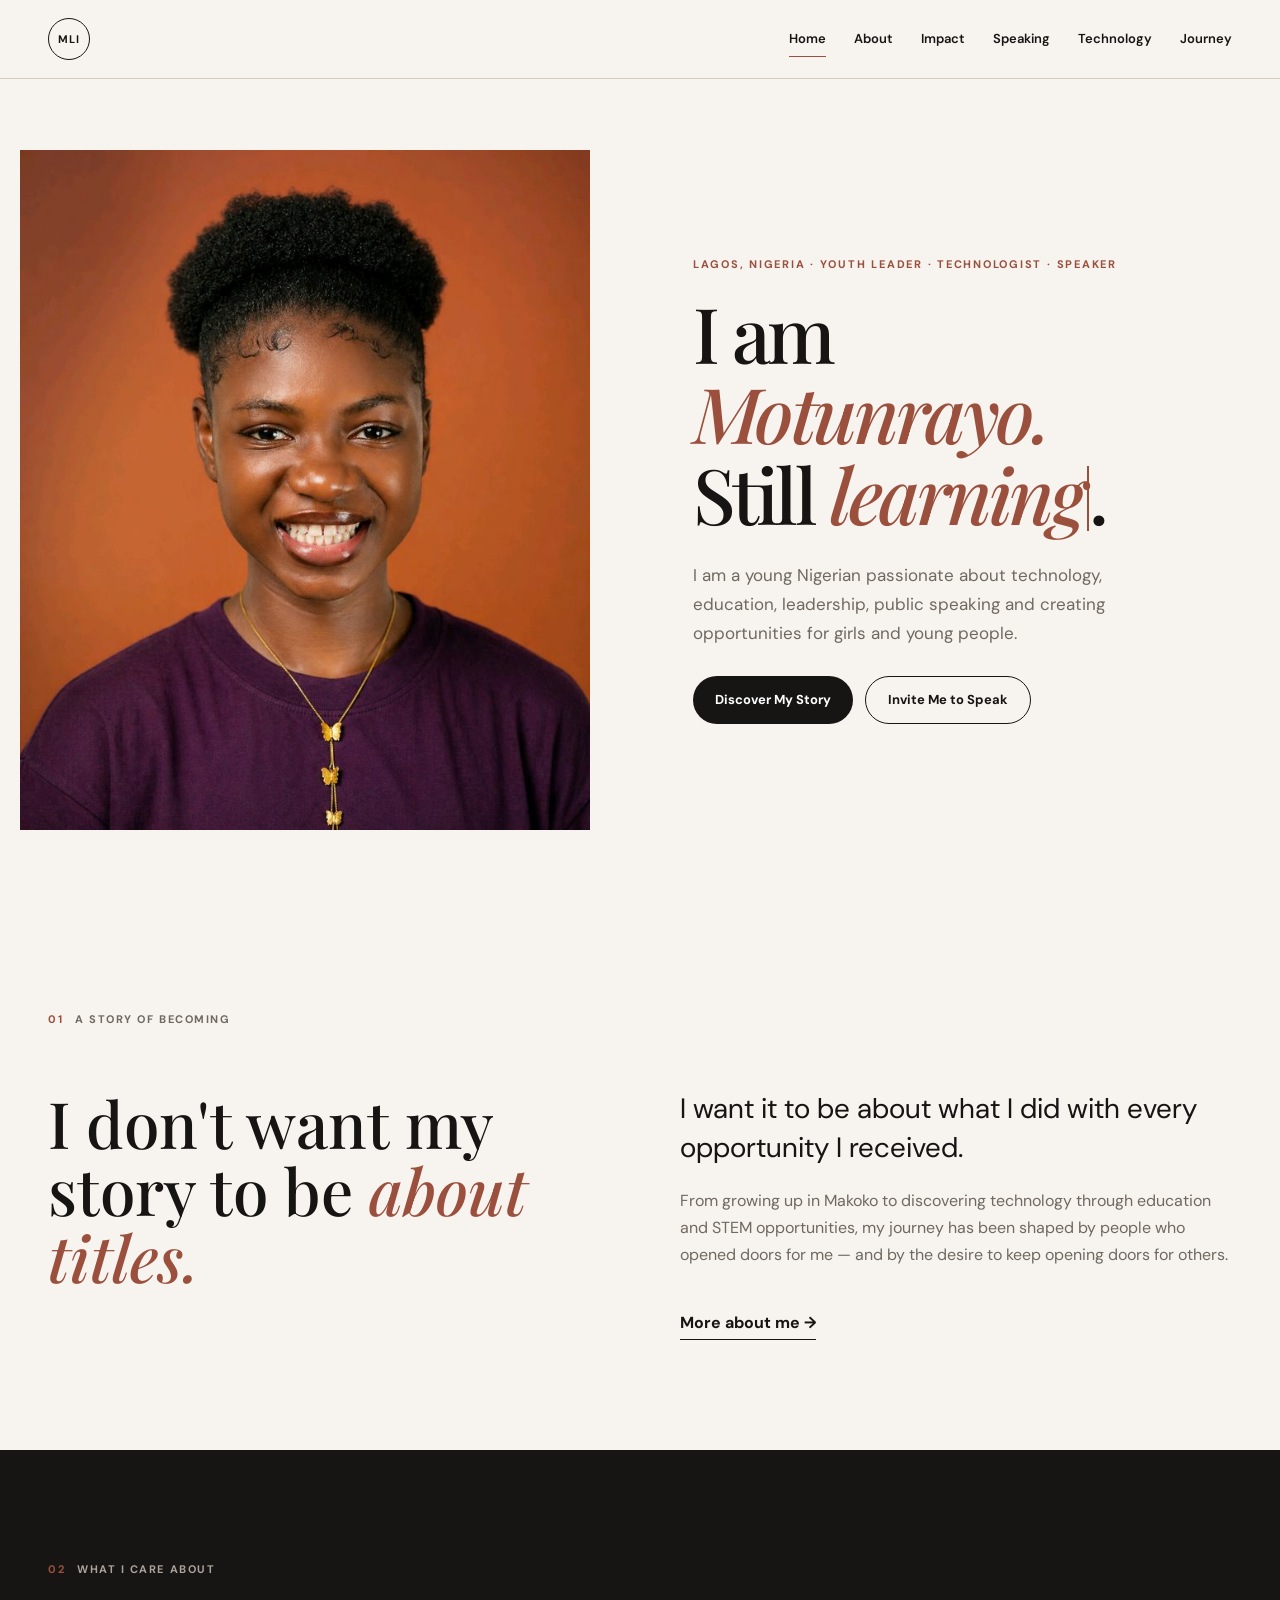
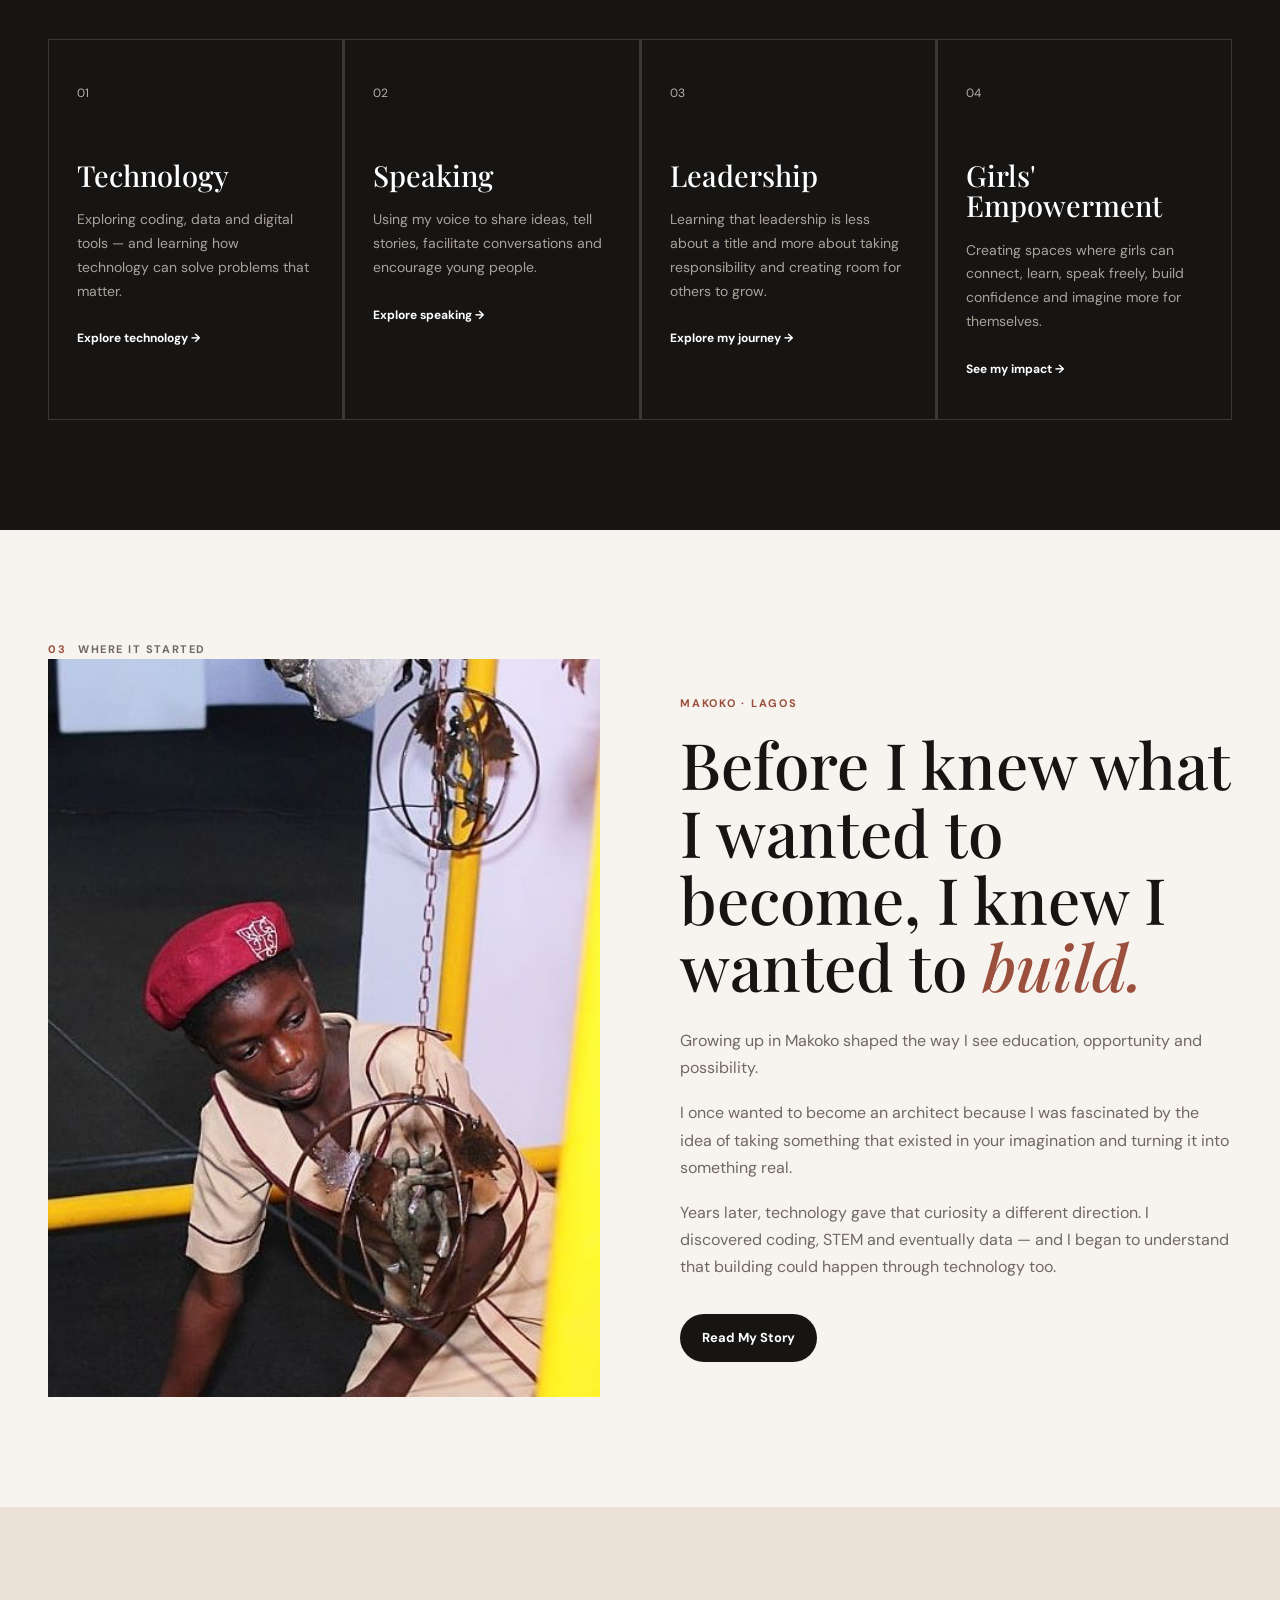
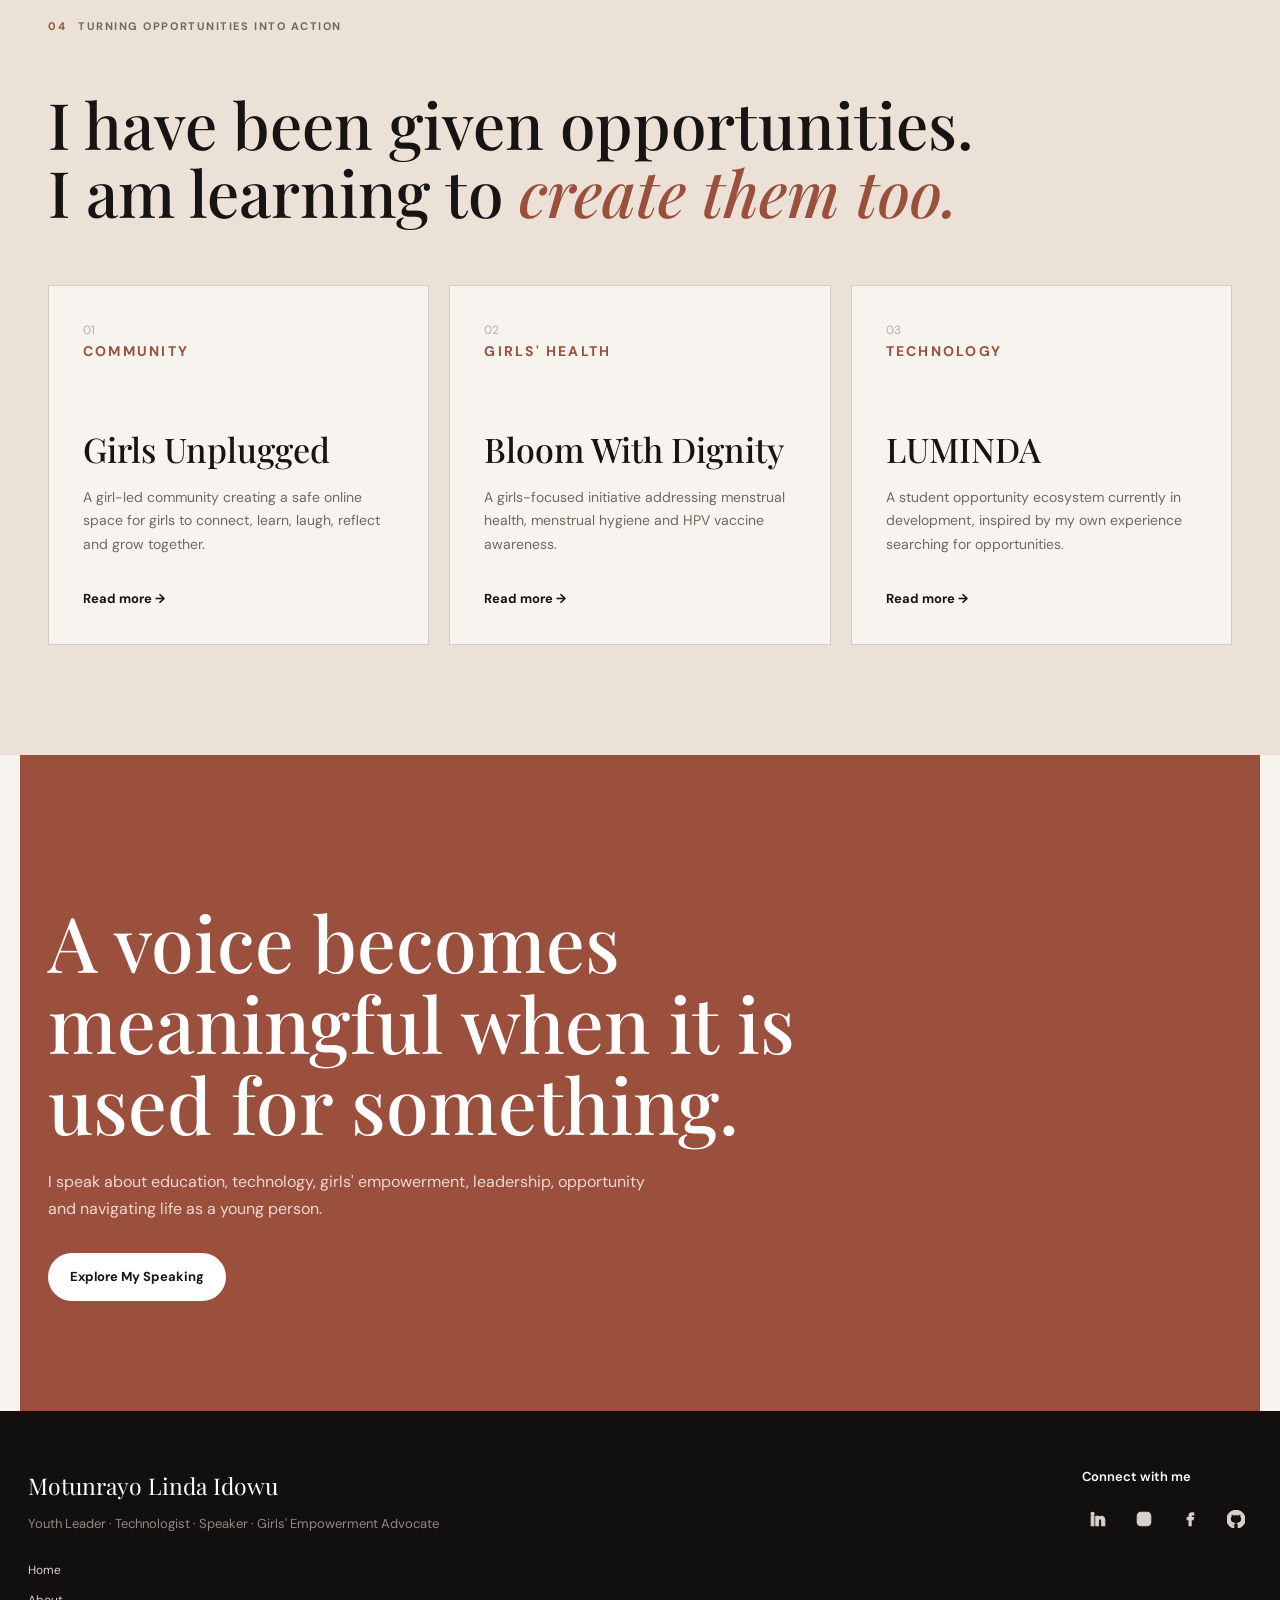
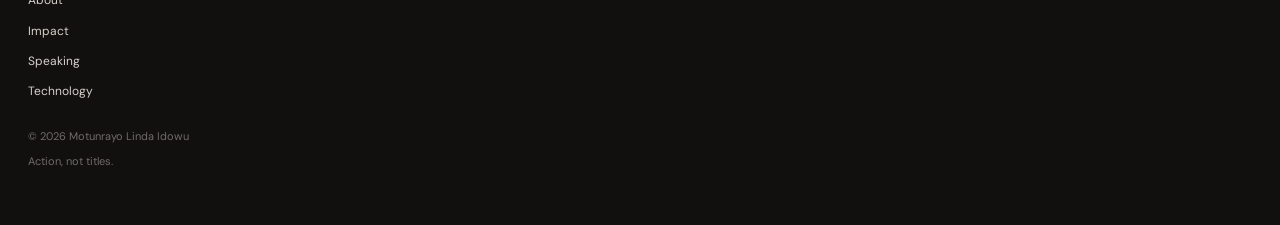
<file: index.html>
<!DOCTYPE html>
<html lang="en">
<head>
  <meta charset="UTF-8">
  <meta name="viewport" content="width=device-width, initial-scale=1.0">

  <title>Motunrayo Linda Idowu | Youth Leader, Technologist, Speaker & Girls' Empowerment Advocate</title>

  <meta name="description" content="Motunrayo Linda Idowu is a Nigerian youth leader, emerging technologist, speaker and girls' empowerment advocate from Lagos, Nigeria, working at the intersection of technology, data, education, leadership and social impact.">

  <meta name="author" content="Motunrayo Linda Idowu">
<meta name="keywords" content="Motunrayo Linda Idowu, Motunrayo Idowu, youth leader Nigeria, technologist Nigeria, speaker Nigeria, girls empowerment advocate, technology and data, Lagos Nigeria, public speaker, youth leadership">

<link rel="canonical" href="https://tunrayo-dev.github.io/linda-dev/">

<meta property="og:type" content="website">
<meta property="og:title" content="Motunrayo Linda Idowu | Youth Leader, Technologist, Speaker & Girls' Empowerment Advocate">
<meta property="og:description" content="Motunrayo Linda Idowu is a Nigerian youth leader, emerging technologist, speaker and girls' empowerment advocate from Lagos, Nigeria.">
<meta property="og:url" content="https://tunrayo-dev.github.io/linda-dev/">
<meta property="og:site_name" content="Motunrayo Linda Idowu">

<meta name="twitter:card" content="summary">
<meta name="twitter:title" content="Motunrayo Linda Idowu | Youth Leader, Technologist & Speaker">
<meta name="twitter:description" content="Nigerian youth leader, emerging technologist, speaker and girls' empowerment advocate working across technology, data, education, leadership and social impact.">

<link rel="preconnect" href="https://fonts.googleapis.com">
<link rel="preconnect" href="https://fonts.gstatic.com" crossorigin>

<link rel="preload"
      href="https://fonts.googleapis.com/css2?family=DM+Sans:wght@400;500;600;700&family=Playfair+Display:ital,wght@0,500;0,600;1,500;1,600&display=swap"
      as="style"
      onload="this.onload=null;this.rel='stylesheet'">

<noscript>
  <link rel="stylesheet"
        href="https://fonts.googleapis.com/css2?family=DM+Sans:wght@400;500;600;700&family=Playfair+Display:ital,wght@0,500;0,600;1,500;1,600&display=swap">
</noscript>

  <link rel="stylesheet" href="style.css">

  <script type="application/ld+json">
{
  "@context": "https://schema.org",
  "@type": "Person",
  "name": "Motunrayo Linda Idowu",
  "alternateName": "Motunrayo Idowu",
  "url": "https://tunrayo-dev.github.io/linda-dev/",
  "jobTitle": [
    "Youth Leader",
    "Technologist",
    "Speaker",
    "Girls' Empowerment Advocate"
  ],
  "description": "Motunrayo Linda Idowu is a Nigerian youth leader, emerging technologist, speaker and girls' empowerment advocate from Lagos, Nigeria, interested in technology, data, education, leadership and social impact.",
  "address": {
    "@type": "PostalAddress",
    "addressLocality": "Lagos",
    "addressCountry": "NG"
  },
  "nationality": {
    "@type": "Country",
    "name": "Nigeria"
  },
"sameAs": [
  "https://ng.linkedin.com/in/motunrayo-idowu-373330258",
  "https://www.instagram.com/tunraayo_idowu/",
  "https://www.facebook.com/tunraayolinda/",
  "https://github.com/tunrayo-dev"
]
}
</script>

</head>

<body>

<header class="site-header">
  <div class="nav-container">

    <a href="index.html" class="logo">
      <span>MLI</span>
    </a>

    <button class="menu-toggle" aria-label="Open navigation">
      <span></span>
      <span></span>
      <span></span>
    </button>

    <nav class="main-nav">
      <a href="index.html" class="active">Home</a>
      <a href="about.html">About</a>
      <a href="impact.html">Impact</a>
      <a href="speaking.html">Speaking</a>
      <a href="technology.html">Technology</a>
      <a href="journey.html">Journey</a>
    </nav>

  </div>
</header>


<main>

  <!-- HERO -->

  <section class="hero">
    <div class="hero-image">
      <img src="Screenshot_20260922-131646.jpg"
           alt="Motunrayo Linda Idowu"
           >
    </div>

    <div class="hero-content">

      <p class="eyebrow">LAGOS, NIGERIA · YOUTH LEADER · TECHNOLOGIST · SPEAKER</p>

      <h1>
  I am <em>Motunrayo.</em>
  <br>
  Still <span class="handwritten-word" aria-live="polite">learning</span>.
</h1>

      <p class="hero-text">
        I am a young Nigerian passionate about technology, education,
        leadership, public speaking and creating opportunities for girls
        and young people.
      </p>

      <div class="hero-buttons">
        <a href="journey.html" class="button button-dark">
          Discover My Story
        </a>

        <a href="speaking.html" class="button button-outline">
          Invite Me to Speak
        </a>
      </div>

    </div>
  </section>


  <!-- INTRO -->

  <section class="section intro-section">

    <div class="section-label">
      <span>01</span>
      A STORY OF BECOMING
    </div>

    <div class="intro-grid">

      <div>
        <h2>
          I don't want my story to be
          <em>about titles.</em>
        </h2>
      </div>

      <div>
        <p class="large-text">
          I want it to be about what I did with every opportunity I received.
        </p>

        <p>
          From growing up in Makoko to discovering technology through
          education and STEM opportunities, my journey has been shaped by
          people who opened doors for me — and by the desire to keep opening
          doors for others.
        </p>

        <a href="about.html" class="text-link">
          More about me →
        </a>
      </div>

    </div>
  </section>


  <!-- FOUR PILLARS -->

  <section class="section section-dark">

    <div class="section-label light">
      <span>02</span>
      WHAT I CARE ABOUT
    </div>

    <div class="pillar-grid">

      <article class="pillar-card">
        <span>01</span>
        <h3>Technology</h3>
        <p>
          Exploring coding, data and digital tools — and learning how
          technology can solve problems that matter.
        </p>
        <a href="technology.html">Explore technology →</a>
      </article>

      <article class="pillar-card">
        <span>02</span>
        <h3>Speaking</h3>
        <p>
          Using my voice to share ideas, tell stories, facilitate
          conversations and encourage young people.
        </p>
        <a href="speaking.html">Explore speaking →</a>
      </article>

      <article class="pillar-card">
        <span>03</span>
        <h3>Leadership</h3>
        <p>
          Learning that leadership is less about a title and more about
          taking responsibility and creating room for others to grow.
        </p>
        <a href="journey.html">Explore my journey →</a>
      </article>

      <article class="pillar-card">
        <span>04</span>
        <h3>Girls' Empowerment</h3>
        <p>
          Creating spaces where girls can connect, learn, speak freely,
          build confidence and imagine more for themselves.
        </p>
        <a href="impact.html">See my impact →</a>
      </article>

    </div>
  </section>


  <!-- FEATURED STORY -->

  <section class="section">

    <div class="section-label">
      <span>03</span>
      WHERE IT STARTED
    </div>

    <div class="split-story">

      <div class="story-image">
        <img src="slum2school-651972040_18212441092316720_7274021561106946871_n~2.jpg"
             alt="Motunrayo growing up in Makoko"
             onerror="this.style.display='none'">
      </div>

      <div class="story-content">

        <p class="eyebrow">MAKOKO · LAGOS</p>

        <h2>
          Before I knew what I wanted to become,
          I knew I wanted to <em>build.</em>
        </h2>

        <p>
          Growing up in Makoko shaped the way I see education, opportunity
          and possibility.
        </p>

        <p>
          I once wanted to become an architect because I was fascinated
          by the idea of taking something that existed in your imagination
          and turning it into something real.
        </p>

        <p>
          Years later, technology gave that curiosity a different direction.
          I discovered coding, STEM and eventually data — and I began to
          understand that building could happen through technology too.
        </p>

        <a href="journey.html" class="button button-dark">
          Read My Story
        </a>

      </div>

    </div>
  </section>


  <!-- FEATURED IMPACT -->

  <section class="section section-cream">

    <div class="section-label">
      <span>04</span>
      TURNING OPPORTUNITIES INTO ACTION
    </div>

    <div class="section-heading">
      <h2>
        I have been given opportunities.
        <br>
        I am learning to <em>create them too.</em>
      </h2>
    </div>

    <div class="project-grid">

      <article class="project-card">
        <div class="project-number">01</div>
        <p class="eyebrow">COMMUNITY</p>
        <h3>Girls Unplugged</h3>
        <p>
          A girl-led community creating a safe online space for girls
          to connect, learn, laugh, reflect and grow together.
        </p>
        <a href="impact.html">Read more →</a>
      </article>

      <article class="project-card">
        <div class="project-number">02</div>
        <p class="eyebrow">GIRLS' HEALTH</p>
        <h3>Bloom With Dignity</h3>
        <p>
          A girls-focused initiative addressing menstrual health,
          menstrual hygiene and HPV vaccine awareness.
        </p>
        <a href="impact.html">Read more →</a>
      </article>

      <article class="project-card">
        <div class="project-number">03</div>
        <p class="eyebrow">TECHNOLOGY</p>
        <h3>LUMINDA</h3>
        <p>
          A student opportunity ecosystem currently in development,
          inspired by my own experience searching for opportunities.
        </p>
        <a href="impact.html">Read more →</a>
      </article>

    </div>
  </section>


  <!-- SPEAKING CTA -->

  <section class="section speaking-cta">

    <div>
      <p class="eyebrow">LET'S HAVE A CONVERSATION</p>

      <h2>
        A voice becomes meaningful
        when it is used for something.
      </h2>

      <p>
        I speak about education, technology, girls' empowerment,
        leadership, opportunity and navigating life as a young person.
      </p>

      <a href="speaking.html" class="button button-light">
        Explore My Speaking
      </a>
    </div>

  </section>

</main>


<footer class="site-footer">

  <div class="footer-main">

    <div class="footer-info">

      <p class="footer-name">Motunrayo Linda Idowu</p>

      <p class="footer-role">
        Youth Leader · Technologist · Speaker ·
        Girls' Empowerment Advocate
      </p>

      <nav class="footer-page-links" aria-label="Footer navigation">
        <a href="index.html">Home</a>
        <a href="about.html">About</a>
        <a href="impact.html">Impact</a>
        <a href="speaking.html">Speaking</a>
        <a href="technology.html">Technology</a>
      </nav>

      <p class="footer-copy">© 2026 Motunrayo Linda Idowu</p>

      <p class="footer-motto">Action, not titles.</p>

    </div>


    <div class="footer-connect">

      <p class="footer-connect-title">Connect with me</p>

      <div class="footer-socials">

        <a href="https://ng.linkedin.com/in/motunrayo-idowu-373330258"
           target="_blank"
           rel="noopener"
           aria-label="LinkedIn">

          <svg viewBox="0 0 24 24" aria-hidden="true">
            <path d="M6.5 8.5H3V21h3.5V8.5ZM4.75 3A2.05 2.05 0 1 0 4.75 7.1 2.05 2.05 0 0 0 4.75 3ZM21 13.8c0-3.77-2.01-5.53-4.69-5.53-2.16 0-3.13 1.19-3.67 2.03V8.5H9.14V21h3.5v-6.19c0-1.63.31-3.2 2.33-3.2 1.99 0 2.01 1.86 2.01 3.3V21H21v-7.2Z"/>
          </svg>

        </a>


        <a href="https://www.instagram.com/tunraayo_idowu/"
           target="_blank"
           rel="noopener"
           aria-label="Instagram">

          <svg viewBox="0 0 24 24" aria-hidden="true">
            <rect x="3" y="3" width="18" height="18" rx="5" ry="5"/>
            <circle cx="12" cy="12" r="4"/>
            <circle cx="17.5" cy="6.5" r="1"/>
          </svg>

        </a>


        <a href="https://www.facebook.com/tunraayolinda/"
           target="_blank"
           rel="noopener"
           aria-label="Facebook">

          <svg viewBox="0 0 24 24" aria-hidden="true">
            <path d="M13.5 21v-8h2.7l.4-3h-3.1V8.1c0-.87.24-1.46 1.5-1.46H17V4a16.4 16.4 0 0 0-2.33-.17c-2.31 0-3.89 1.41-3.89 4v2.17H8.2v3h2.58v8h2.72Z"/>
          </svg>

        </a>


        <a href="https://github.com/tunrayo-dev"
           target="_blank"
           rel="noopener"
           aria-label="GitHub">

          <svg viewBox="0 0 24 24" aria-hidden="true">
            <path d="M12 .5a12 12 0 0 0-3.79 23.39c.6.11.82-.26.82-.58v-2.04c-3.34.73-4.04-1.61-4.04-1.61-.55-1.4-1.34-1.77-1.34-1.77-1.09-.75.08-.74.08-.74 1.2.09 1.84 1.23 1.84 1.23 1.07 1.84 2.81 1.31 3.5 1 .11-.78.42-1.31.76-1.61-2.67-.3-5.47-1.34-5.47-5.95 0-1.31.47-2.38 1.23-3.22-.12-.3-.53-1.52.12-3.17 0 0 1-.32 3.3 1.23a11.5 11.5 0 0 1 6 0c2.3-1.55 3.3-1.23 3.3-1.23.65 1.65.24 2.87.12 3.17.76.84 1.23 1.91 1.23 3.22 0 4.62-2.81 5.64-5.49 5.94.43.37.81 1.1.81 2.22v3.29c0 .32.22.69.83.57A12 12 0 0 0 12 .5Z"/>
          </svg>

        </a>

      </div>

    </div>

  </div>

</footer>


<script src="script.js"></script>

</body>
</html>
</file>
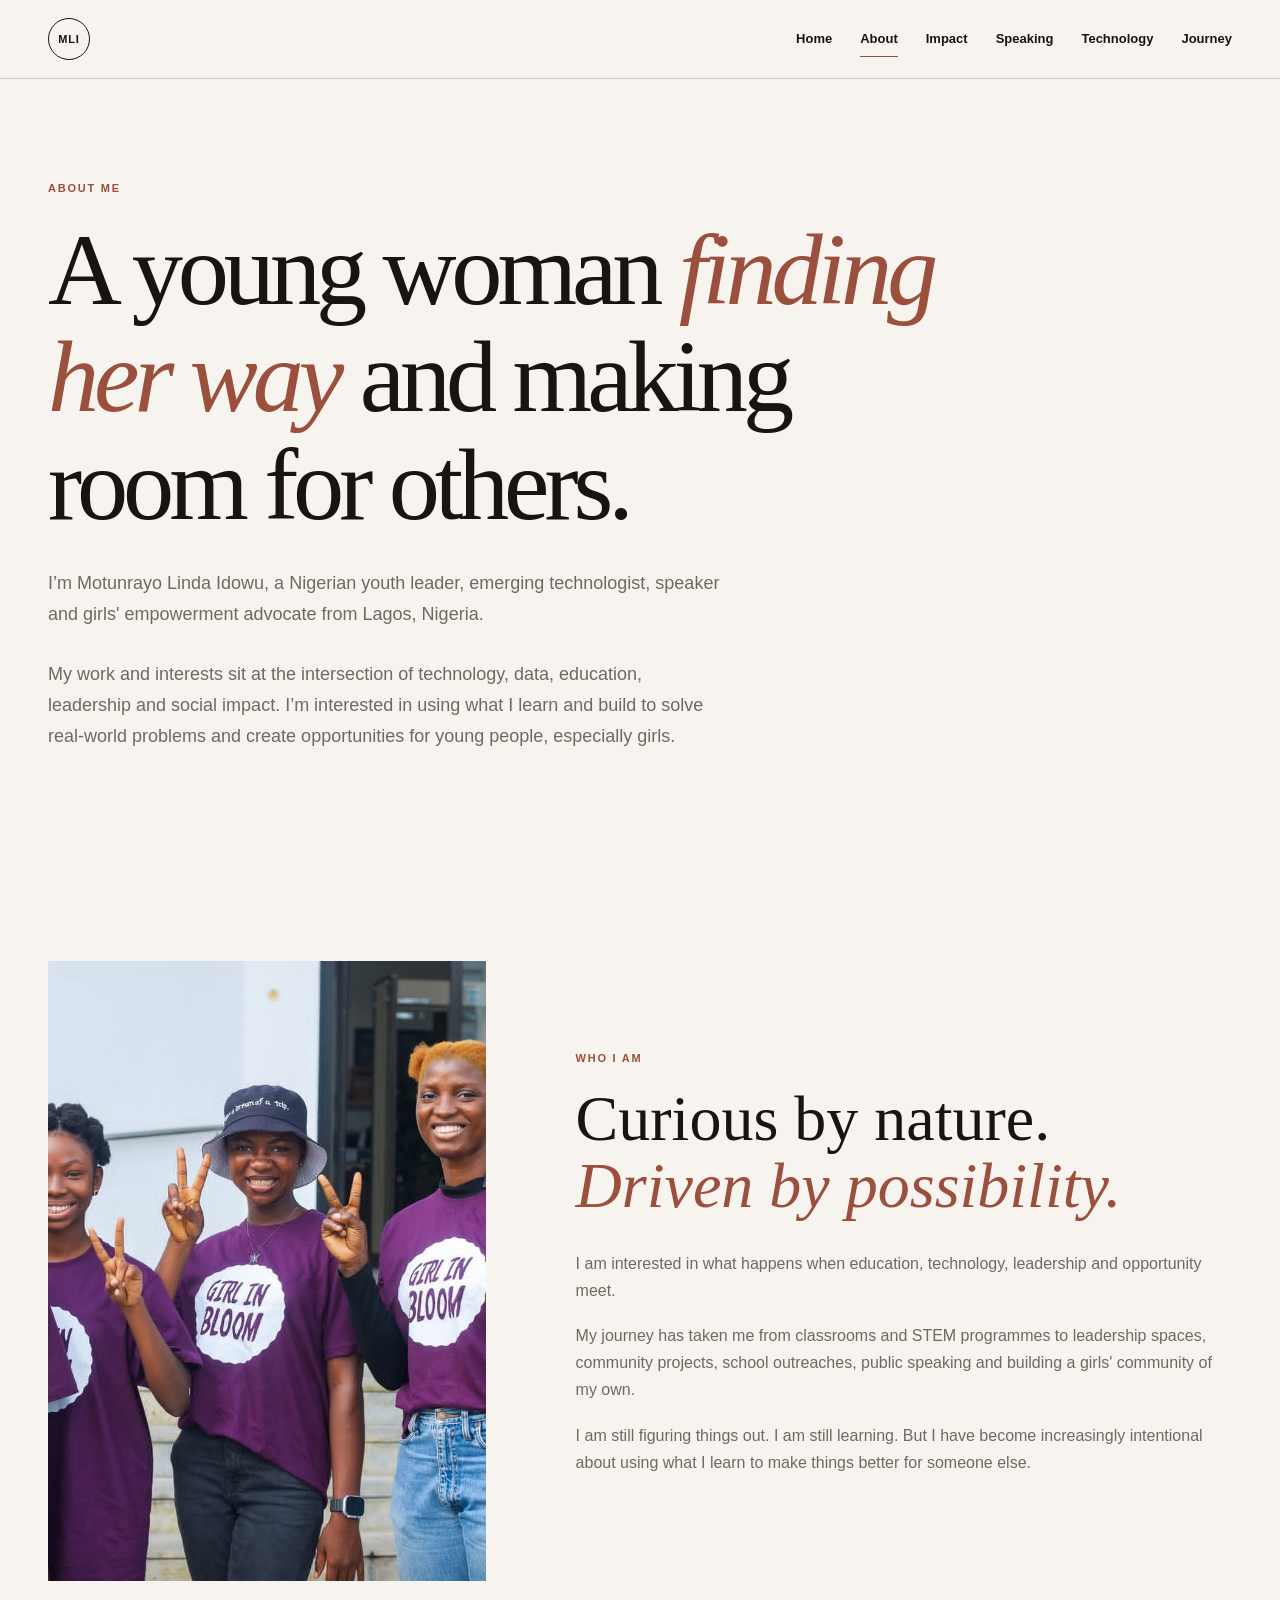
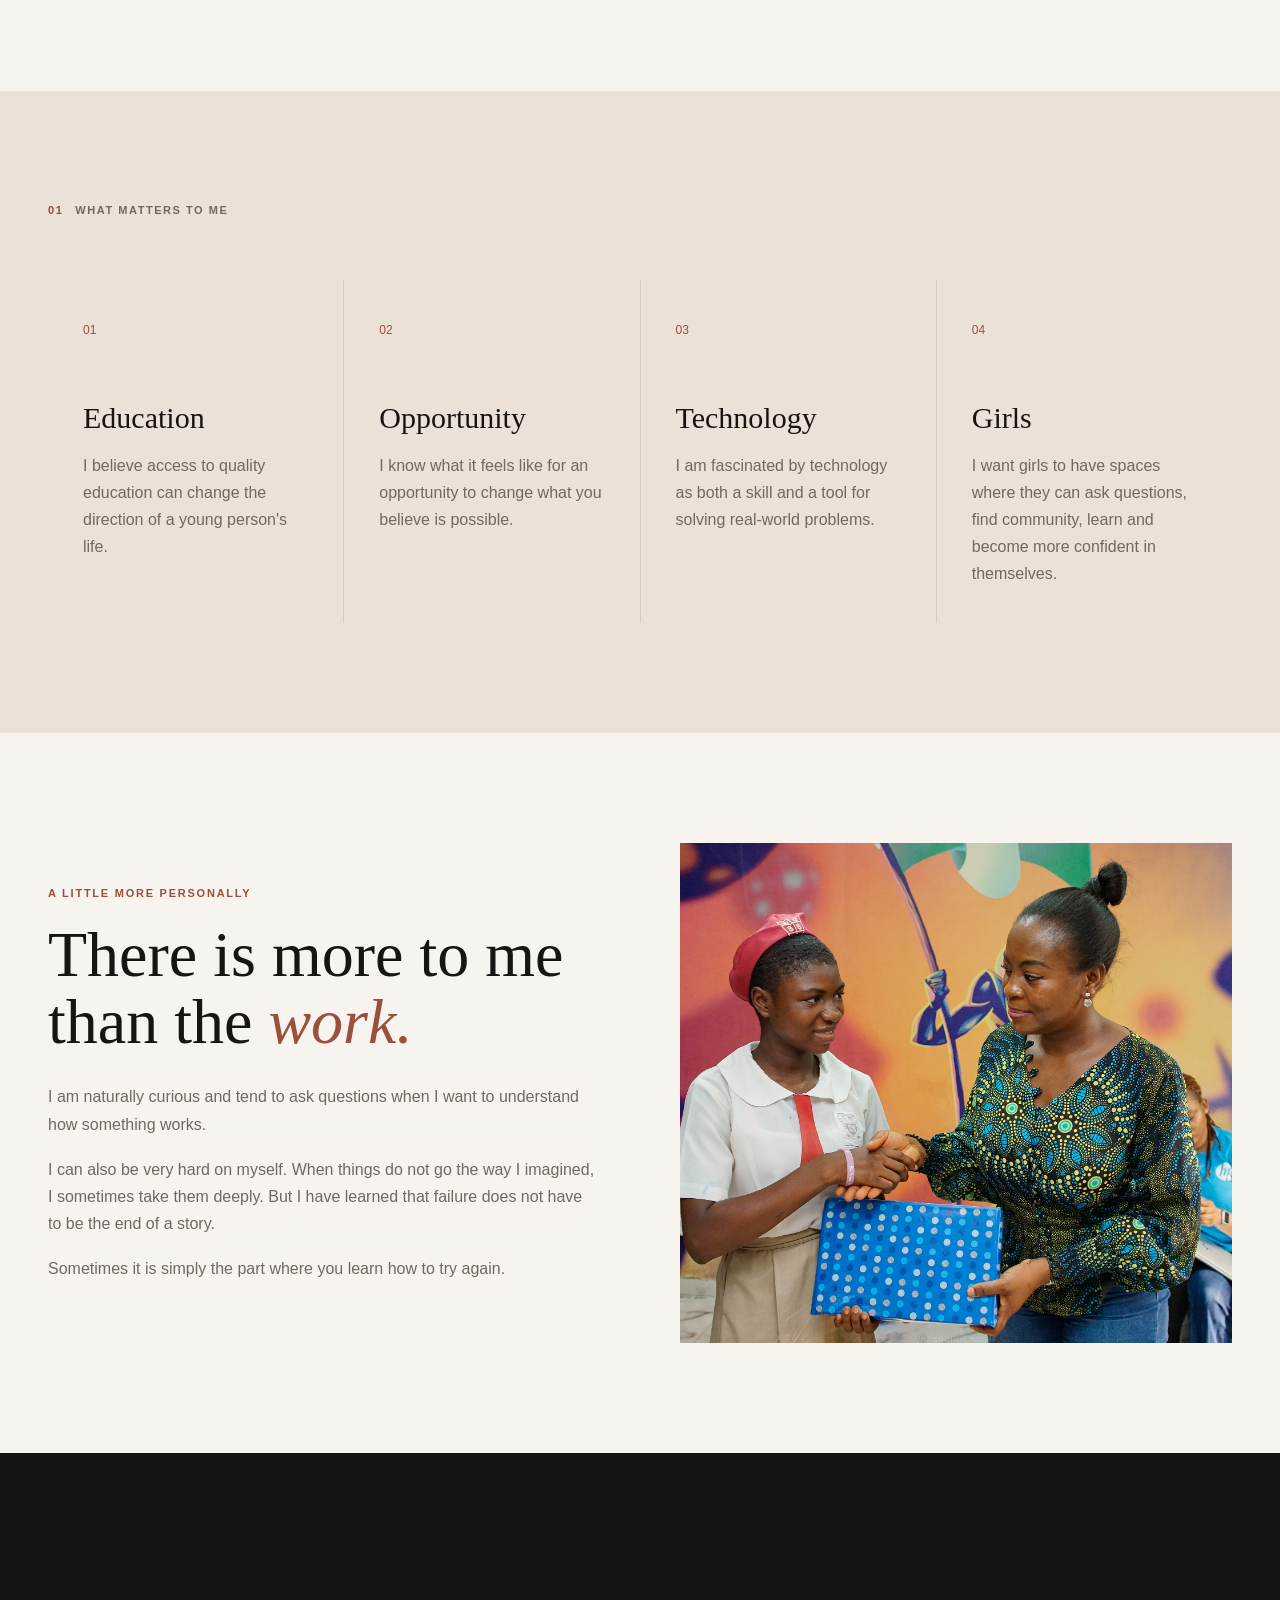
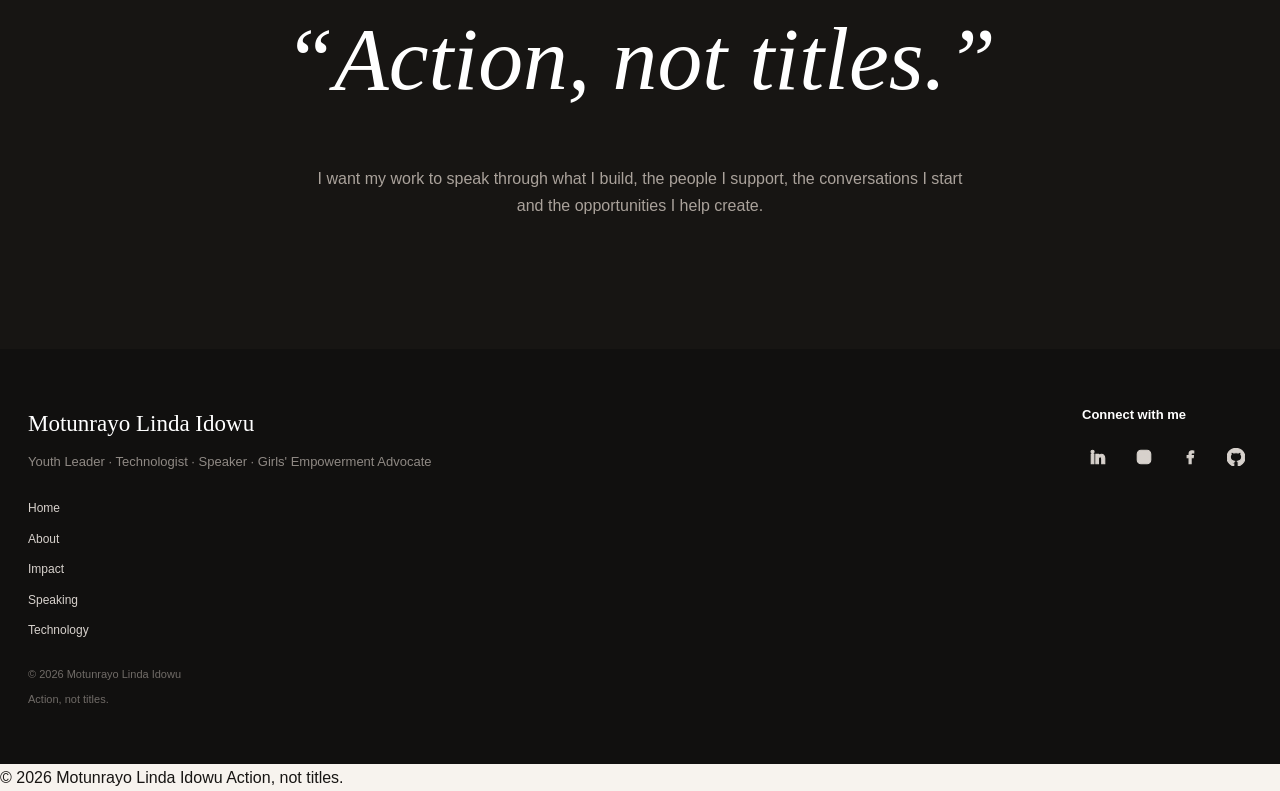
<file: about.html>
<!DOCTYPE html>
<html lang="en">
<head>
  <meta charset="UTF-8">
  <meta name="viewport" content="width=device-width, initial-scale=1.0">

  <title>About Motunrayo Linda Idowu | Youth Leader & Technologist</title>

  <meta name="description"
  content="Learn about Motunrayo Linda Idowu, a Nigerian youth leader, emerging technologist, speaker and girls' empowerment advocate from Lagos, Nigeria, whose work connects technology, data, education, leadership and social impact.">

<meta name="author" content="Motunrayo Linda Idowu">

<link rel="canonical" href="https://tunrayo-dev.github.io/linda-dev/about.html">

  <link rel="stylesheet" href="style.css">

<script type="application/ld+json">
{
  "@context": "https://schema.org",
  "@type": "ProfilePage",
  "name": "About Motunrayo Linda Idowu",
  "description": "About Motunrayo Linda Idowu, a Nigerian youth leader, emerging technologist, speaker and girls' empowerment advocate from Lagos, Nigeria.",
  "url": "https://tunrayo-dev.github.io/linda-dev/about.html",
  "mainEntity": {
    "@type": "Person",
    "name": "Motunrayo Linda Idowu",
    "alternateName": "Motunrayo Idowu",
    "url": "https://tunrayo-dev.github.io/linda-dev/",
    "jobTitle": [
      "Youth Leader",
      "Technologist",
      "Speaker",
      "Girls' Empowerment Advocate"
    ],
    "nationality": {
      "@type": "Country",
      "name": "Nigeria"
    },
    "address": {
      "@type": "PostalAddress",
      "addressLocality": "Lagos",
      "addressCountry": "NG"
    },
    "sameAs": [
      "https://ng.linkedin.com/in/motunrayo-idowu-373330258",
      "https://www.instagram.com/tunraayo_idowu/",
      "https://www.facebook.com/tunraayolinda/",
      "https://github.com/tunrayo-dev"
    ]
  }
}
</script>
</head>

<body>

<header class="site-header">
  <div class="nav-container">

    <a href="index.html" class="logo"><span>MLI</span></a>

    <button class="menu-toggle" aria-label="Open navigation">
      <span></span>
      <span></span>
      <span></span>
    </button>

    <nav class="main-nav">
      <a href="index.html">Home</a>
      <a href="about.html" class="active">About</a>
      <a href="impact.html">Impact</a>
      <a href="speaking.html">Speaking</a>
      <a href="technology.html">Technology</a>
      <a href="journey.html">Journey</a>
    </nav>

  </div>
</header>

<main>

<section class="page-hero">

  <div>
    <p class="eyebrow">ABOUT ME</p>

    <h1>
      A young woman
      <em>finding her way</em>
      and making room for others.
    </h1>

    <p>
  I’m Motunrayo Linda Idowu, a Nigerian youth leader, emerging technologist,
  speaker and girls' empowerment advocate from Lagos, Nigeria.
</p>

<p>
  My work and interests sit at the intersection of technology, data,
  education, leadership and social impact. I’m interested in using what I
  learn and build to solve real-world problems and create opportunities
  for young people, especially girls.
</p>
  </div>

</section>


<section class="section">

  <div class="about-intro">

    <div class="about-photo">
      <img src="Screenshot_20260625-163847.jpg"
           alt="Portrait of Motunrayo Linda Idowu"
           >
    </div>

    <div>

      <p class="eyebrow">WHO I AM</p>

      <h2>
        Curious by nature.
        <br>
        <em>Driven by possibility.</em>
      </h2>

      <p>
        I am interested in what happens when education, technology,
        leadership and opportunity meet.
      </p>

      <p>
        My journey has taken me from classrooms and STEM programmes
        to leadership spaces, community projects, school outreaches,
        public speaking and building a girls' community of my own.
      </p>

      <p>
        I am still figuring things out. I am still learning.
        But I have become increasingly intentional about using what
        I learn to make things better for someone else.
      </p>

    </div>

  </div>

</section>


<section class="section section-cream">

  <div class="section-label">
    <span>01</span>
    WHAT MATTERS TO ME
  </div>

  <div class="values-grid">

    <article>
      <span>01</span>
      <h3>Education</h3>
      <p>
        I believe access to quality education can change the direction
        of a young person's life.
      </p>
    </article>

    <article>
      <span>02</span>
      <h3>Opportunity</h3>
      <p>
        I know what it feels like for an opportunity to change what
        you believe is possible.
      </p>
    </article>

    <article>
      <span>03</span>
      <h3>Technology</h3>
      <p>
        I am fascinated by technology as both a skill and a tool for
        solving real-world problems.
      </p>
    </article>

    <article>
      <span>04</span>
      <h3>Girls</h3>
      <p>
        I want girls to have spaces where they can ask questions,
        find community, learn and become more confident in themselves.
      </p>
    </article>

  </div>

</section>


<section class="section">

  <div class="split-story">

    <div class="story-content">

      <p class="eyebrow">A LITTLE MORE PERSONALLY</p>

      <h2>
        There is more to me
        than the <em>work.</em>
      </h2>

      <p>
        I am naturally curious and tend to ask questions
        when I want to understand how something works.
      </p>

      <p>
        I can also be very hard on myself. When things do not go the
        way I imagined, I sometimes take them deeply. But I have learned
        that failure does not have to be the end of a story.
      </p>

      <p>
        Sometimes it is simply the part where you learn how to try again.
      </p>

    </div>

    <div class="story-image">
      <img src="Megamind Visuals-11368@-64855140.jpg"
           alt="Motunrayo Linda Idowu"
           >
    </div>

  </div>

</section>


<section class="quote-section">

  <blockquote>
    “Action, not titles.”
  </blockquote>

  <p>
    I want my work to speak through what I build, the people I support,
    the conversations I start and the opportunities I help create.
  </p>

</section>

</main>


<footer class="site-footer">

  <div class="footer-main">

    <div class="footer-info">

      <p class="footer-name">Motunrayo Linda Idowu</p>

      <p class="footer-role">
        Youth Leader · Technologist · Speaker ·
        Girls' Empowerment Advocate
      </p>

      <nav class="footer-page-links" aria-label="Footer navigation">
        <a href="index.html">Home</a>
        <a href="about.html">About</a>
        <a href="impact.html">Impact</a>
        <a href="speaking.html">Speaking</a>
        <a href="technology.html">Technology</a>
      </nav>

      <p class="footer-copy">© 2026 Motunrayo Linda Idowu</p>

      <p class="footer-motto">Action, not titles.</p>

    </div>


    <div class="footer-connect">

      <p class="footer-connect-title">Connect with me</p>

      <div class="footer-socials">

        <a href="https://ng.linkedin.com/in/motunrayo-idowu-373330258"
           target="_blank"
           rel="noopener"
           aria-label="LinkedIn">

          <svg viewBox="0 0 24 24" aria-hidden="true">
            <path d="M6.5 8.5H3V21h3.5V8.5ZM4.75 3A2.05 2.05 0 1 0 4.75 7.1 2.05 2.05 0 0 0 4.75 3ZM21 13.8c0-3.77-2.01-5.53-4.69-5.53-2.16 0-3.13 1.19-3.67 2.03V8.5H9.14V21h3.5v-6.19c0-1.63.31-3.2 2.33-3.2 1.99 0 2.01 1.86 2.01 3.3V21H21v-7.2Z"/>
          </svg>

        </a>


        <a href="https://www.instagram.com/tunraayo_idowu/"
           target="_blank"
           rel="noopener"
           aria-label="Instagram">

          <svg viewBox="0 0 24 24" aria-hidden="true">
            <rect x="3" y="3" width="18" height="18" rx="5" ry="5"/>
            <circle cx="12" cy="12" r="4"/>
            <circle cx="17.5" cy="6.5" r="1"/>
          </svg>

        </a>


        <a href="https://www.facebook.com/tunraayolinda/"
           target="_blank"
           rel="noopener"
           aria-label="Facebook">

          <svg viewBox="0 0 24 24" aria-hidden="true">
            <path d="M13.5 21v-8h2.7l.4-3h-3.1V8.1c0-.87.24-1.46 1.5-1.46H17V4a16.4 16.4 0 0 0-2.33-.17c-2.31 0-3.89 1.41-3.89 4v2.17H8.2v3h2.58v8h2.72Z"/>
          </svg>

        </a>


        <a href="https://github.com/tunrayo-dev"
           target="_blank"
           rel="noopener"
           aria-label="GitHub">

          <svg viewBox="0 0 24 24" aria-hidden="true">
            <path d="M12 .5a12 12 0 0 0-3.79 23.39c.6.11.82-.26.82-.58v-2.04c-3.34.73-4.04-1.61-4.04-1.61-.55-1.4-1.34-1.77-1.34-1.77-1.09-.75.08-.74.08-.74 1.2.09 1.84 1.23 1.84 1.23 1.07 1.84 2.81 1.31 3.5 1 .11-.78.42-1.31.76-1.61-2.67-.3-5.47-1.34-5.47-5.95 0-1.31.47-2.38 1.23-3.22-.12-.3-.53-1.52.12-3.17 0 0 1-.32 3.3 1.23a11.5 11.5 0 0 1 6 0c2.3-1.55 3.3-1.23 3.3-1.23.65 1.65.24 2.87.12 3.17.76.84 1.23 1.91 1.23 3.22 0 4.62-2.81 5.64-5.49 5.94.43.37.81 1.1.81 2.22v3.29c0 .32.22.69.83.57A12 12 0 0 0 12 .5Z"/>
          </svg>

        </a>

      </div>

    </div>

  </div>

</footer>
  <div class="footer-bottom">
    <span>© 2026 Motunrayo Linda Idowu</span>
    <span>Action, not titles.</span>
  </div>
</footer>

<script src="script.js"></script>

</body>
</html>
</file>
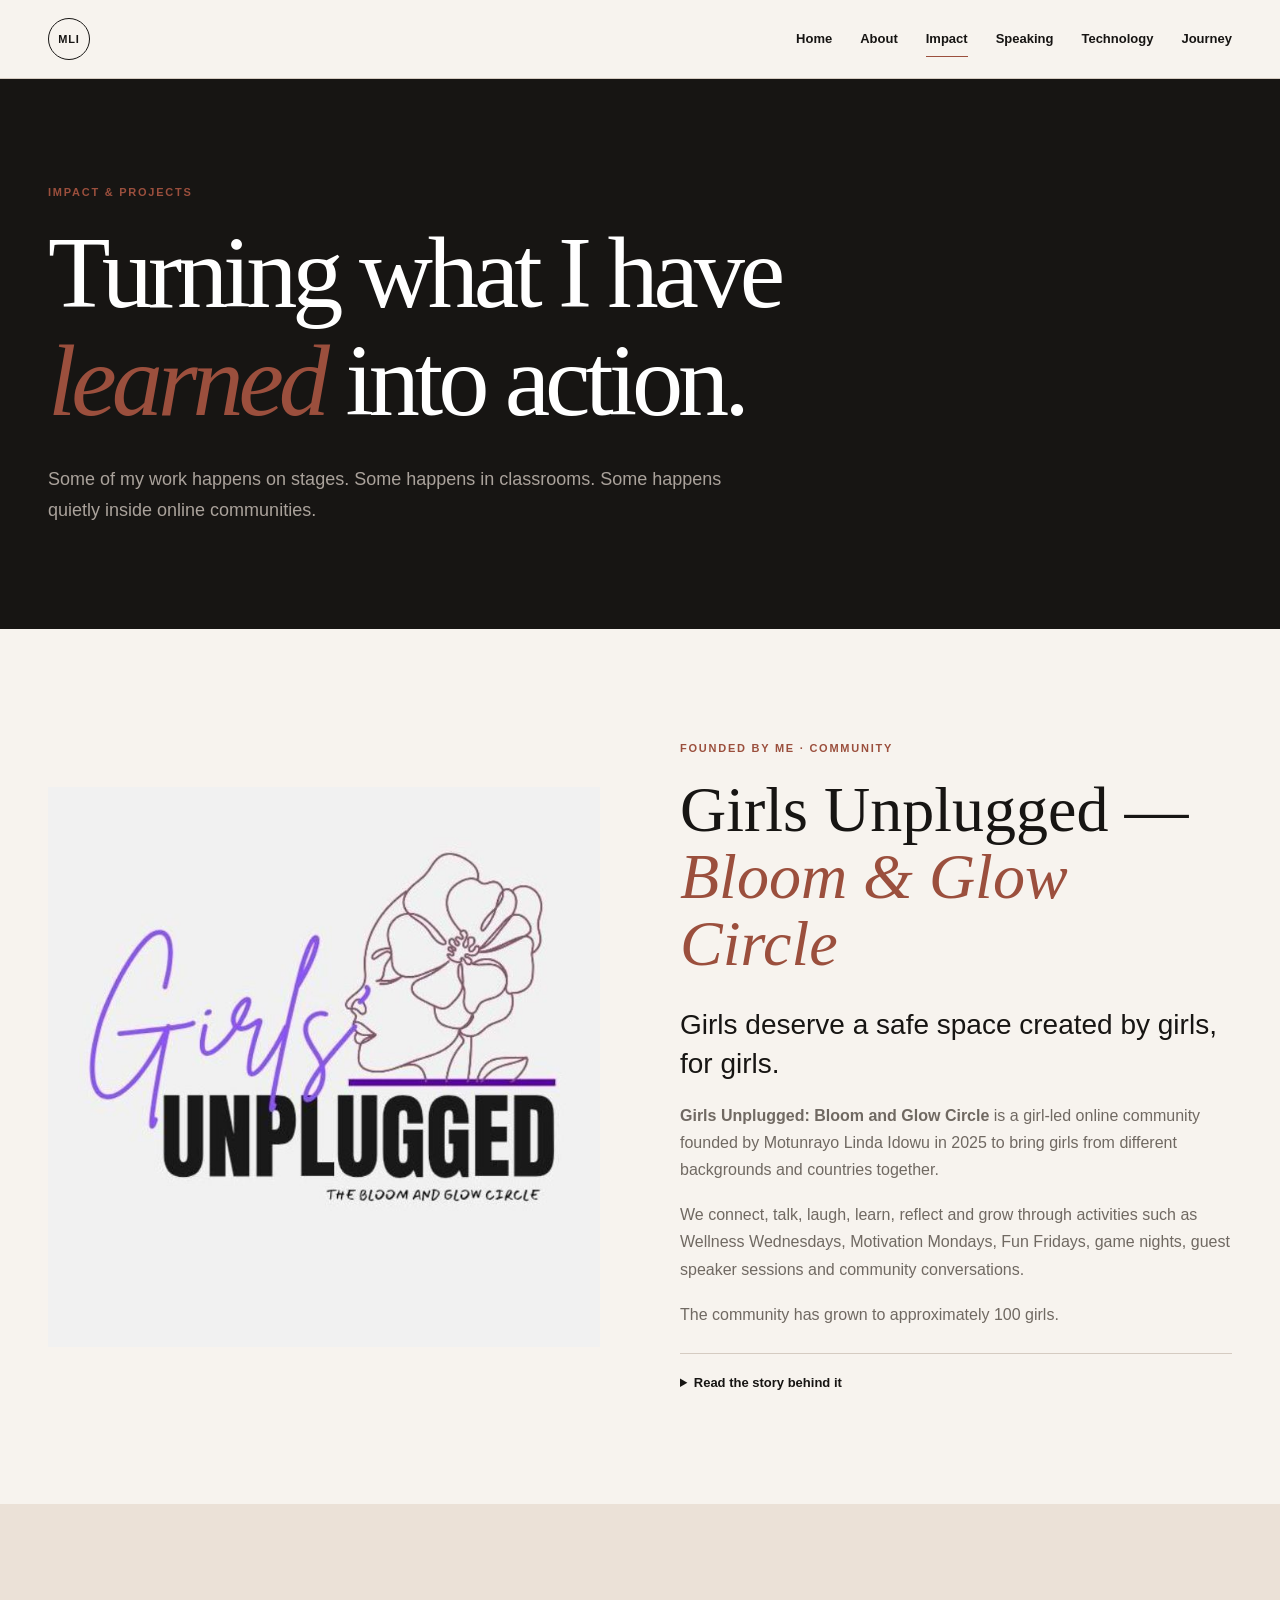
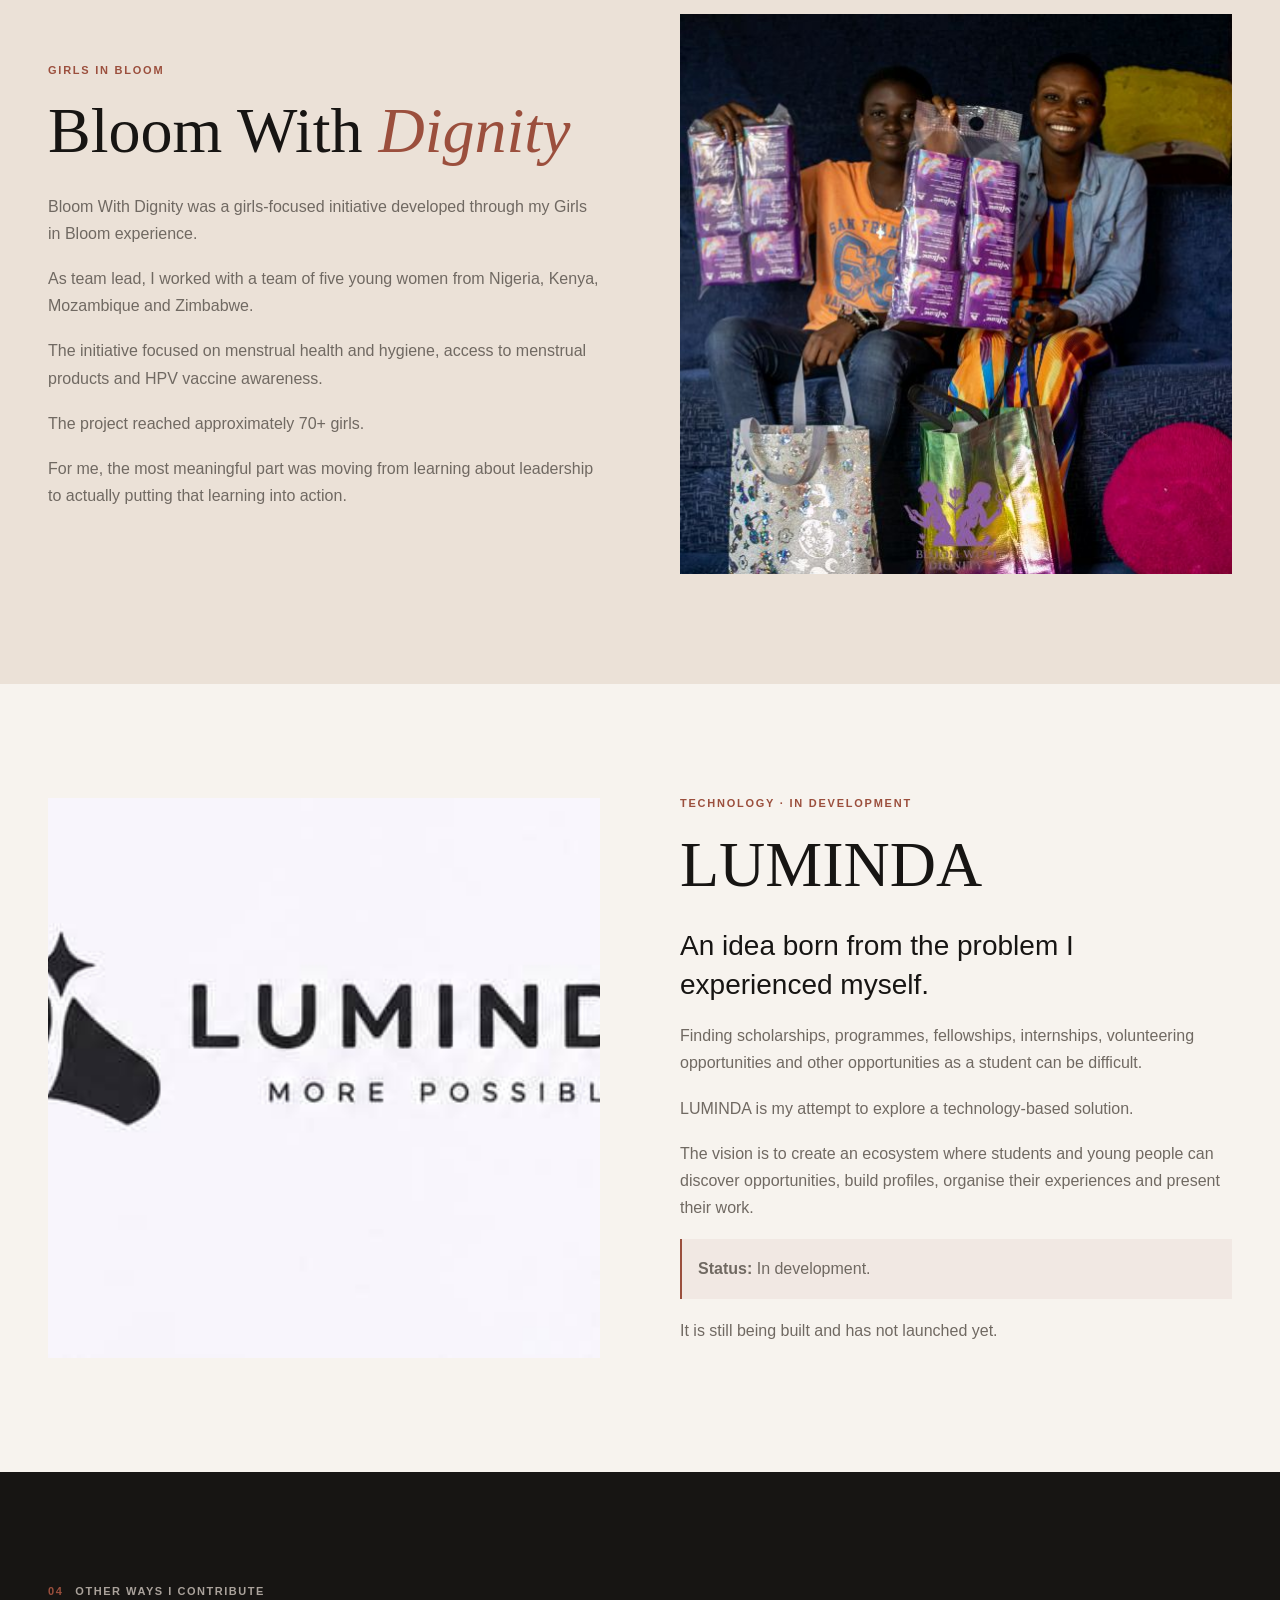
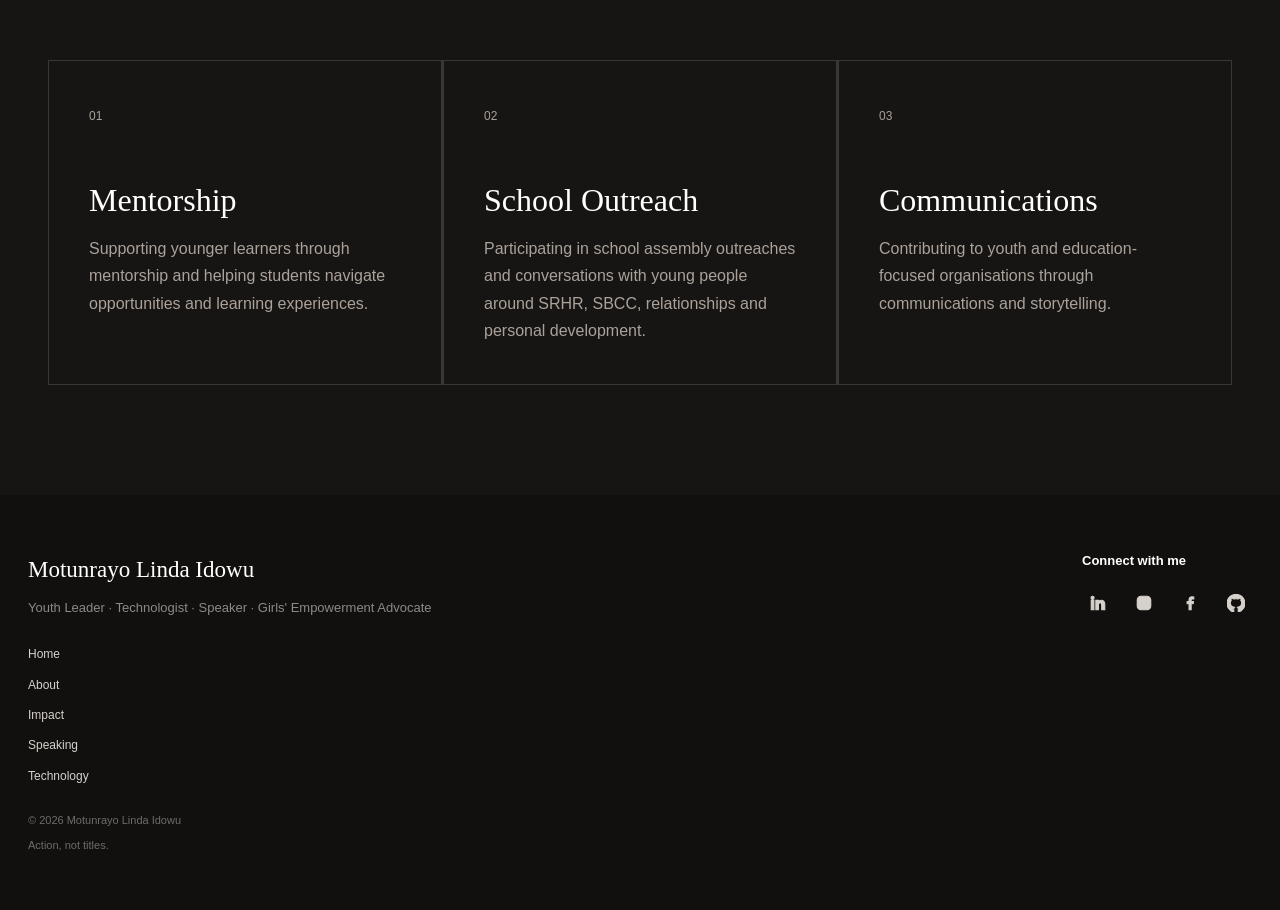
<file: impact.html>
<!DOCTYPE html>
<html lang="en">
<head>
  <meta charset="UTF-8">
  <meta name="viewport" content="width=device-width, initial-scale=1.0">

  <title>Impact & Projects | Motunrayo Linda Idowu</title>

<meta name="description"
  content="Explore the projects and community impact of Motunrayo Linda Idowu, including Girls Unplugged, Bloom With Dignity, education and mentorship activities, and LUMINDA, a student opportunity concept in development.">

  <meta name="author" content="Motunrayo Linda Idowu">

<link rel="canonical" href="https://tunrayo-dev.github.io/linda-dev/impact.html">

  <link rel="stylesheet" href="style.css">

<script type="application/ld+json">
{
  "@context": "https://schema.org",
  "@type": "CollectionPage",
  "name": "Impact & Projects | Motunrayo Linda Idowu",
  "description": "Projects, initiatives and community impact associated with Motunrayo Linda Idowu.",
  "url": "https://tunrayo-dev.github.io/linda-dev/impact.html",
  "about": {
    "@type": "Person",
    "name": "Motunrayo Linda Idowu",
    "alternateName": "Motunrayo Idowu",
    "url": "https://tunrayo-dev.github.io/linda-dev/",
    "sameAs": [
      "https://ng.linkedin.com/in/motunrayo-idowu-373330258",
      "https://www.instagram.com/tunraayo_idowu/",
      "https://www.facebook.com/tunraayolinda/",
      "https://github.com/tunrayo-dev"
    ]
  }
}
</script>

</head>

<body>

<header class="site-header">

  <div class="nav-container">

    <a href="index.html" class="logo"><span>MLI</span></a>

    <button class="menu-toggle" aria-label="Open navigation">
      <span></span>
      <span></span>
      <span></span>
    </button>

    <nav class="main-nav">
      <a href="index.html">Home</a>
      <a href="about.html">About</a>
      <a href="impact.html" class="active">Impact</a>
      <a href="speaking.html">Speaking</a>
      <a href="technology.html">Technology</a>
      <a href="journey.html">Journey</a>
    </nav>

  </div>

</header>


<main>

<section class="page-hero page-hero-dark">

  <div>

    <p class="eyebrow">IMPACT & PROJECTS</p>

    <h1>
      Turning what I have
      <em>learned</em> into action.
    </h1>

    <p>
      Some of my work happens on stages. Some happens in classrooms.
      Some happens quietly inside online communities.
    </p>

  </div>

</section>


<!-- GIRLS UNPLUGGED -->

<section class="section">

  <div class="project-feature">

    <div class="project-feature-image">
      <img src="Screenshot_20260826-110113~2.jpg"
           alt="Girls Unplugged community"
           onerror="this.style.display='none'">
    </div>

    <div class="project-feature-content">

      <p class="eyebrow">FOUNDED BY ME · COMMUNITY</p>

      <h2>
        Girls Unplugged —
        <em>Bloom & Glow Circle</em>
      </h2>

      <p class="large-text">
        Girls deserve a safe space created by girls, for girls.
      </p>

      <p>
        <strong>Girls Unplugged: Bloom and Glow Circle</strong> is a girl-led online community founded by Motunrayo Linda Idowu in 2025 to bring
        girls from different backgrounds and countries together.
      </p>

      <p>
        We connect, talk, laugh, learn, reflect and grow through activities
        such as Wellness Wednesdays, Motivation Mondays, Fun Fridays,
        game nights, guest speaker sessions and community conversations.
      </p>

      <p>
        The community has grown to approximately 100 girls.
      </p>

      <details>
        <summary>Read the story behind it</summary>

        <p>
          The idea for Girls Unplugged came from my own experiences as a girl and from noticing how often girls need a space where they can simply be themselves. There are conversations we want to have, questions we are afraid to ask, and experiences we sometimes think we are the only ones going through. I wanted to create a space where girls could talk openly, learn from one another, and feel comfortable knowing that they were not alone.
</p>

<p>
I also wanted girls to meet people beyond the environments they were used to. I had experienced how much it can change your perspective when you meet people from different backgrounds, hear their stories, and realise how much you actually have in common. So I imagined a community where girls from different countries could connect, make friends, share experiences, learn together, and grow alongside one another.
</p>

<p>
That became Girls Unplugged: Bloom & Glow Circle — an online, girl-led community built around connection, sisterhood, learning and fun. We created activities like Motivation Mondays, Wellness Wednesdays, Fun Fridays and game nights, Reflection Saturdays, guest speaker sessions and community conversations. I wanted it to be more than a series of activities; I wanted girls to feel that they genuinely belonged somewhere.
</p>

<p>
What makes the journey especially meaningful to me is that I started it with very little. There was no big organisation behind me or perfect setup. I started Girls Unplugged from my bed, with what I had. As it grew, I learnt how to build a community, work with a team, create activities, listen to members and keep showing up even when things did not go exactly as planned.
</p>

<p>
Today, Girls Unplugged has grown into a community of approximately 90–100 girls, but I see it as something that is still becoming. For me, it is a reminder that you do not need to have everything figured out before you start creating something meaningful. Sometimes, all you need is a genuine desire to make a difference, the courage to begin, and the willingness to keep learning along the way.
        </p>

      </details>

    </div>

  </div>

</section>


<!-- BLOOM WITH DIGNITY -->

<section class="section section-cream">

  <div class="project-feature reverse">

    <div class="project-feature-image">

      <img src="Screenshot_20260922-192145.jpg"
           alt="Bloom With Dignity project"
           >

    </div>

    <div class="project-feature-content">

      <p class="eyebrow">GIRLS IN BLOOM</p>

      <h2>
        Bloom With
        <em>Dignity</em>
      </h2>

      <p>
        Bloom With Dignity was a girls-focused initiative developed
        through my Girls in Bloom experience.
      </p>

      <p>
        As team lead, I worked with a team of five young women from
        Nigeria, Kenya, Mozambique and Zimbabwe.
      </p>

      <p>
        The initiative focused on menstrual health and hygiene,
        access to menstrual products and HPV vaccine awareness.
      </p>

      <p>
        The project reached approximately 70+ girls.
      </p>

      <p>
        For me, the most meaningful part was moving from learning
        about leadership to actually putting that learning into action.
      </p>

    </div>

  </div>

</section>


<!-- LUMINDA -->

<section class="section">

  <div class="project-feature">

    <div class="project-feature-image">

      <img src="IMG-20260923-WA0006.jpg"
           alt="LUMINDA project"
           onerror="this.style.display='none'">

    </div>

    <div class="project-feature-content">

      <p class="eyebrow">TECHNOLOGY · IN DEVELOPMENT</p>

      <h2>
        LUMINDA
      </h2>

      <p class="large-text">
        An idea born from the problem I experienced myself.
      </p>

      <p>
        Finding scholarships, programmes, fellowships, internships,
        volunteering opportunities and other opportunities as a student
        can be difficult.
      </p>

      <p>
        LUMINDA is my attempt to explore a technology-based solution.
      </p>

      <p>
        The vision is to create an ecosystem where students and young
        people can discover opportunities, build profiles, organise
        their experiences and present their work.
      </p>

      <p class="project-status">
        <strong>Status:</strong> In development.
      </p>

      <p>
        It is still being built and has not launched yet.
      </p>

    </div>

  </div>

</section>


<!-- OTHER WORK -->

<section class="section section-dark">

  <div class="section-label light">
    <span>04</span>
    OTHER WAYS I CONTRIBUTE
  </div>

  <div class="impact-list">

    <article>
      <span>01</span>
      <h3>Mentorship</h3>
      <p>
        Supporting younger learners through mentorship and helping
        students navigate opportunities and learning experiences.
      </p>
    </article>

    <article>
      <span>02</span>
      <h3>School Outreach</h3>
      <p>
        Participating in school assembly outreaches and conversations
        with young people around SRHR, SBCC, relationships and personal
        development.
      </p>
    </article>

    <article>
      <span>03</span>
      <h3>Communications</h3>
      <p>
        Contributing to youth and education-focused organisations
        through communications and storytelling.
      </p>
    </article>

  </div>

</section>

</main>


<footer class="site-footer">

  <div class="footer-main">

    <div class="footer-info">

      <p class="footer-name">Motunrayo Linda Idowu</p>

      <p class="footer-role">
        Youth Leader · Technologist · Speaker ·
        Girls' Empowerment Advocate
      </p>

      <nav class="footer-page-links" aria-label="Footer navigation">
        <a href="index.html">Home</a>
        <a href="about.html">About</a>
        <a href="impact.html">Impact</a>
        <a href="speaking.html">Speaking</a>
        <a href="technology.html">Technology</a>
      </nav>

      <p class="footer-copy">© 2026 Motunrayo Linda Idowu</p>

      <p class="footer-motto">Action, not titles.</p>

    </div>


    <div class="footer-connect">

      <p class="footer-connect-title">Connect with me</p>

      <div class="footer-socials">

        <a href="https://ng.linkedin.com/in/motunrayo-idowu-373330258"
           target="_blank"
           rel="noopener"
           aria-label="LinkedIn">

          <svg viewBox="0 0 24 24" aria-hidden="true">
            <path d="M6.5 8.5H3V21h3.5V8.5ZM4.75 3A2.05 2.05 0 1 0 4.75 7.1 2.05 2.05 0 0 0 4.75 3ZM21 13.8c0-3.77-2.01-5.53-4.69-5.53-2.16 0-3.13 1.19-3.67 2.03V8.5H9.14V21h3.5v-6.19c0-1.63.31-3.2 2.33-3.2 1.99 0 2.01 1.86 2.01 3.3V21H21v-7.2Z"/>
          </svg>

        </a>


        <a href="https://www.instagram.com/tunraayo_idowu/"
           target="_blank"
           rel="noopener"
           aria-label="Instagram">

          <svg viewBox="0 0 24 24" aria-hidden="true">
            <rect x="3" y="3" width="18" height="18" rx="5" ry="5"/>
            <circle cx="12" cy="12" r="4"/>
            <circle cx="17.5" cy="6.5" r="1"/>
          </svg>

        </a>


        <a href="https://www.facebook.com/tunraayolinda/"
           target="_blank"
           rel="noopener"
           aria-label="Facebook">

          <svg viewBox="0 0 24 24" aria-hidden="true">
            <path d="M13.5 21v-8h2.7l.4-3h-3.1V8.1c0-.87.24-1.46 1.5-1.46H17V4a16.4 16.4 0 0 0-2.33-.17c-2.31 0-3.89 1.41-3.89 4v2.17H8.2v3h2.58v8h2.72Z"/>
          </svg>

        </a>


        <a href="https://github.com/tunrayo-dev"
           target="_blank"
           rel="noopener"
           aria-label="GitHub">

          <svg viewBox="0 0 24 24" aria-hidden="true">
            <path d="M12 .5a12 12 0 0 0-3.79 23.39c.6.11.82-.26.82-.58v-2.04c-3.34.73-4.04-1.61-4.04-1.61-.55-1.4-1.34-1.77-1.34-1.77-1.09-.75.08-.74.08-.74 1.2.09 1.84 1.23 1.84 1.23 1.07 1.84 2.81 1.31 3.5 1 .11-.78.42-1.31.76-1.61-2.67-.3-5.47-1.34-5.47-5.95 0-1.31.47-2.38 1.23-3.22-.12-.3-.53-1.52.12-3.17 0 0 1-.32 3.3 1.23a11.5 11.5 0 0 1 6 0c2.3-1.55 3.3-1.23 3.3-1.23.65 1.65.24 2.87.12 3.17.76.84 1.23 1.91 1.23 3.22 0 4.62-2.81 5.64-5.49 5.94.43.37.81 1.1.81 2.22v3.29c0 .32.22.69.83.57A12 12 0 0 0 12 .5Z"/>
          </svg>

        </a>

      </div>

    </div>

  </div>

</footer>

<script src="script.js"></script>

</body>
</html>
</file>
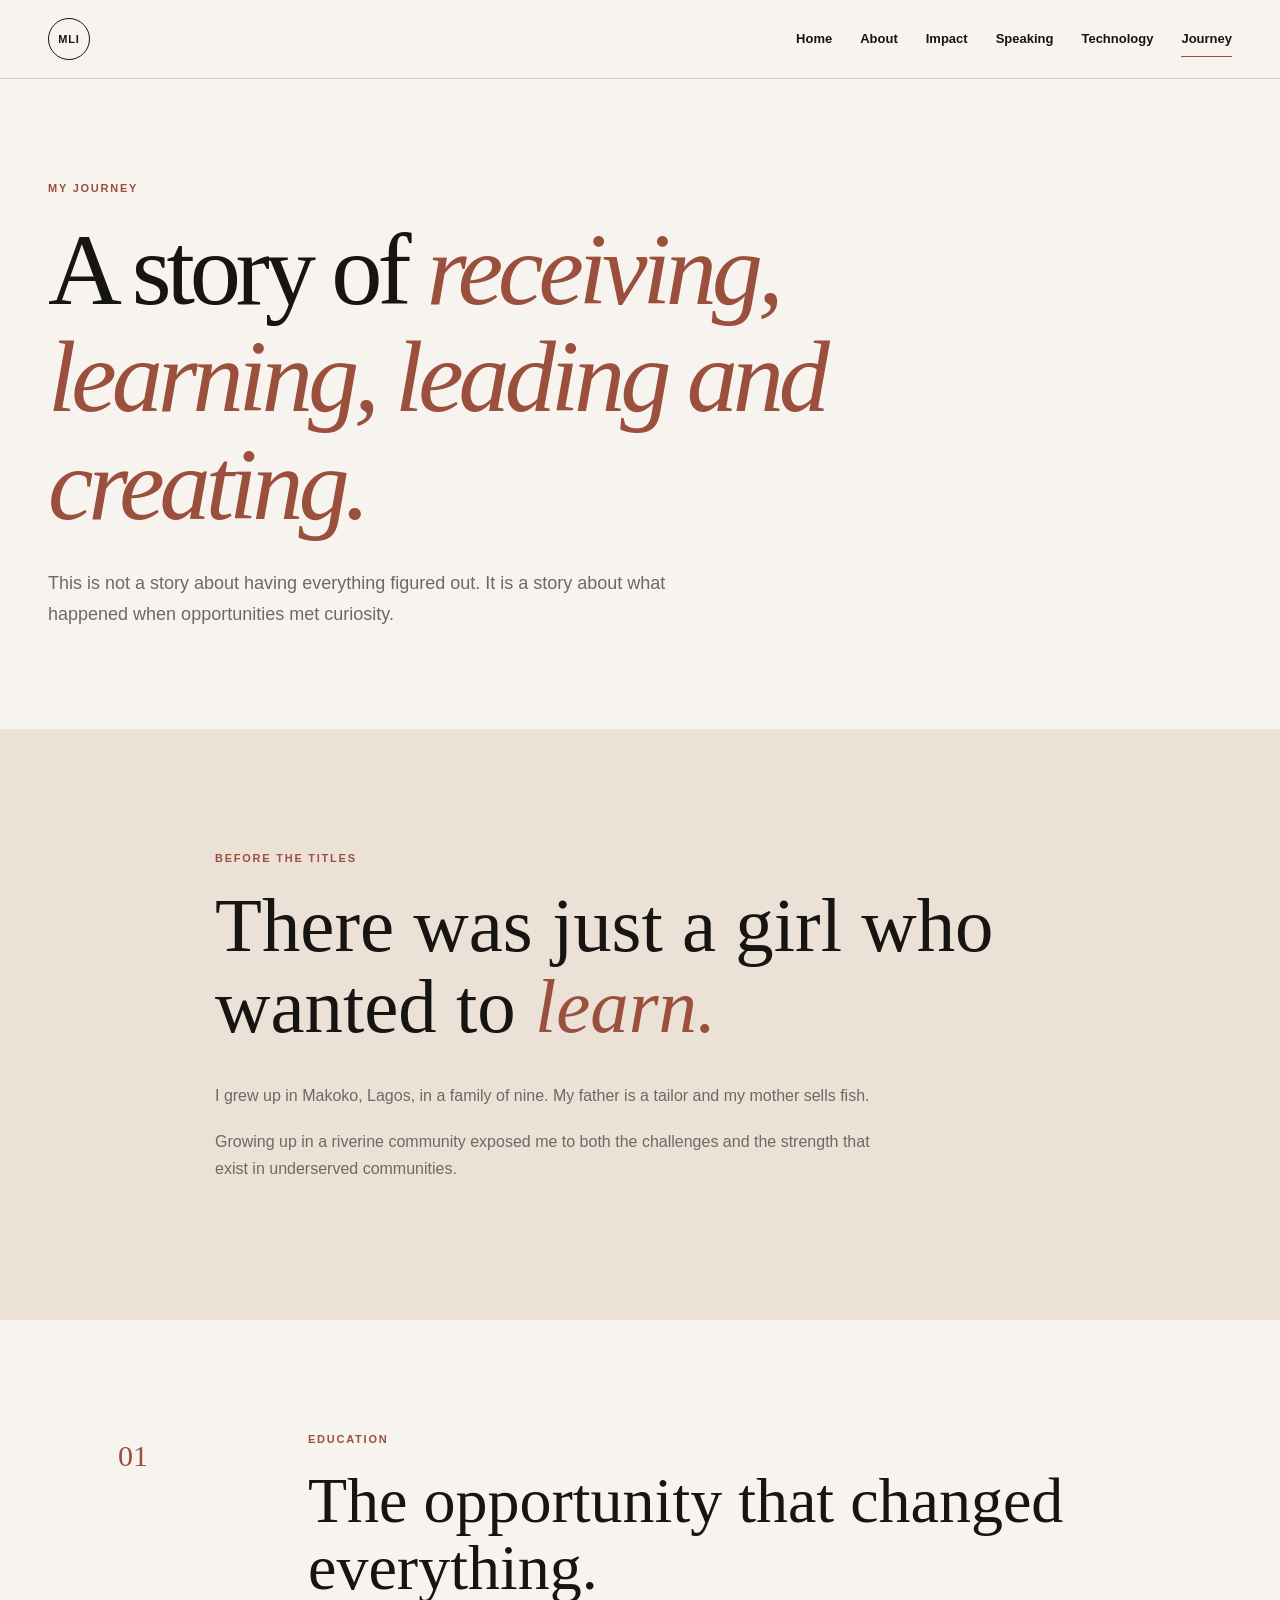
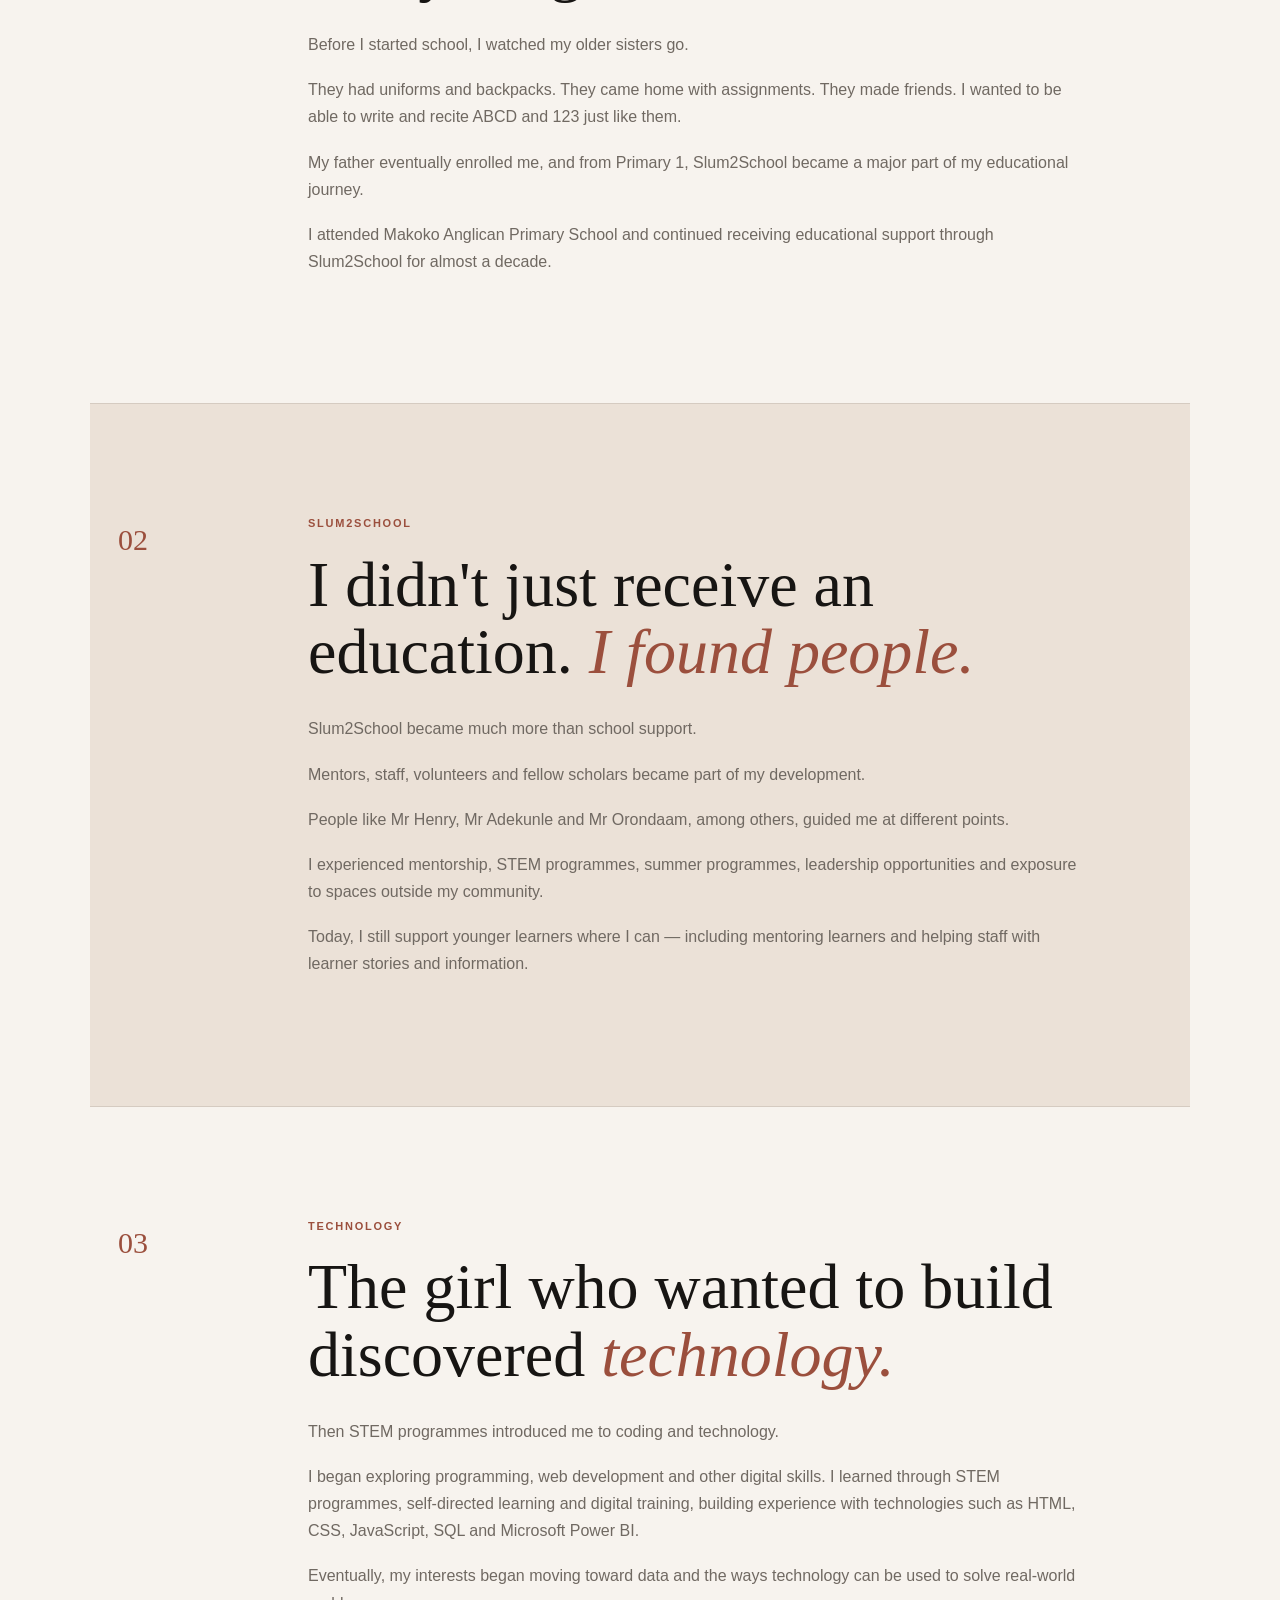
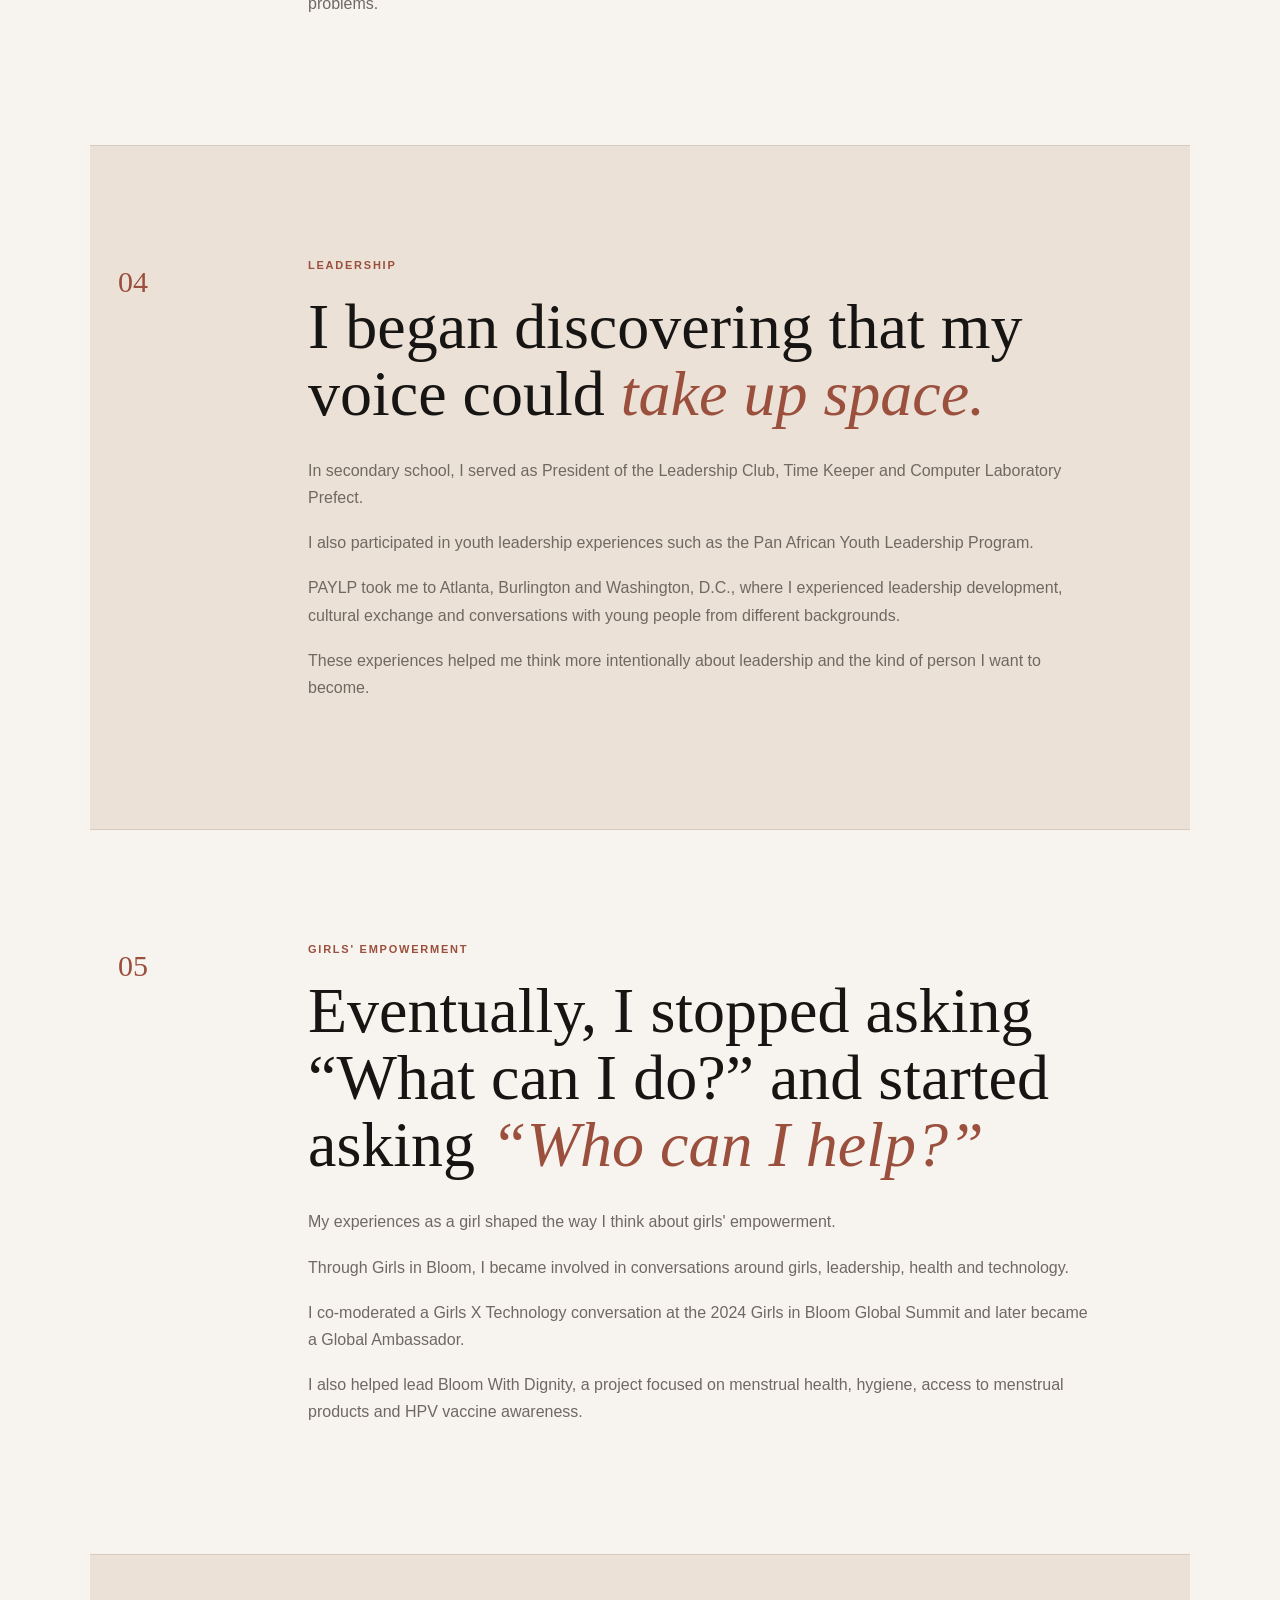
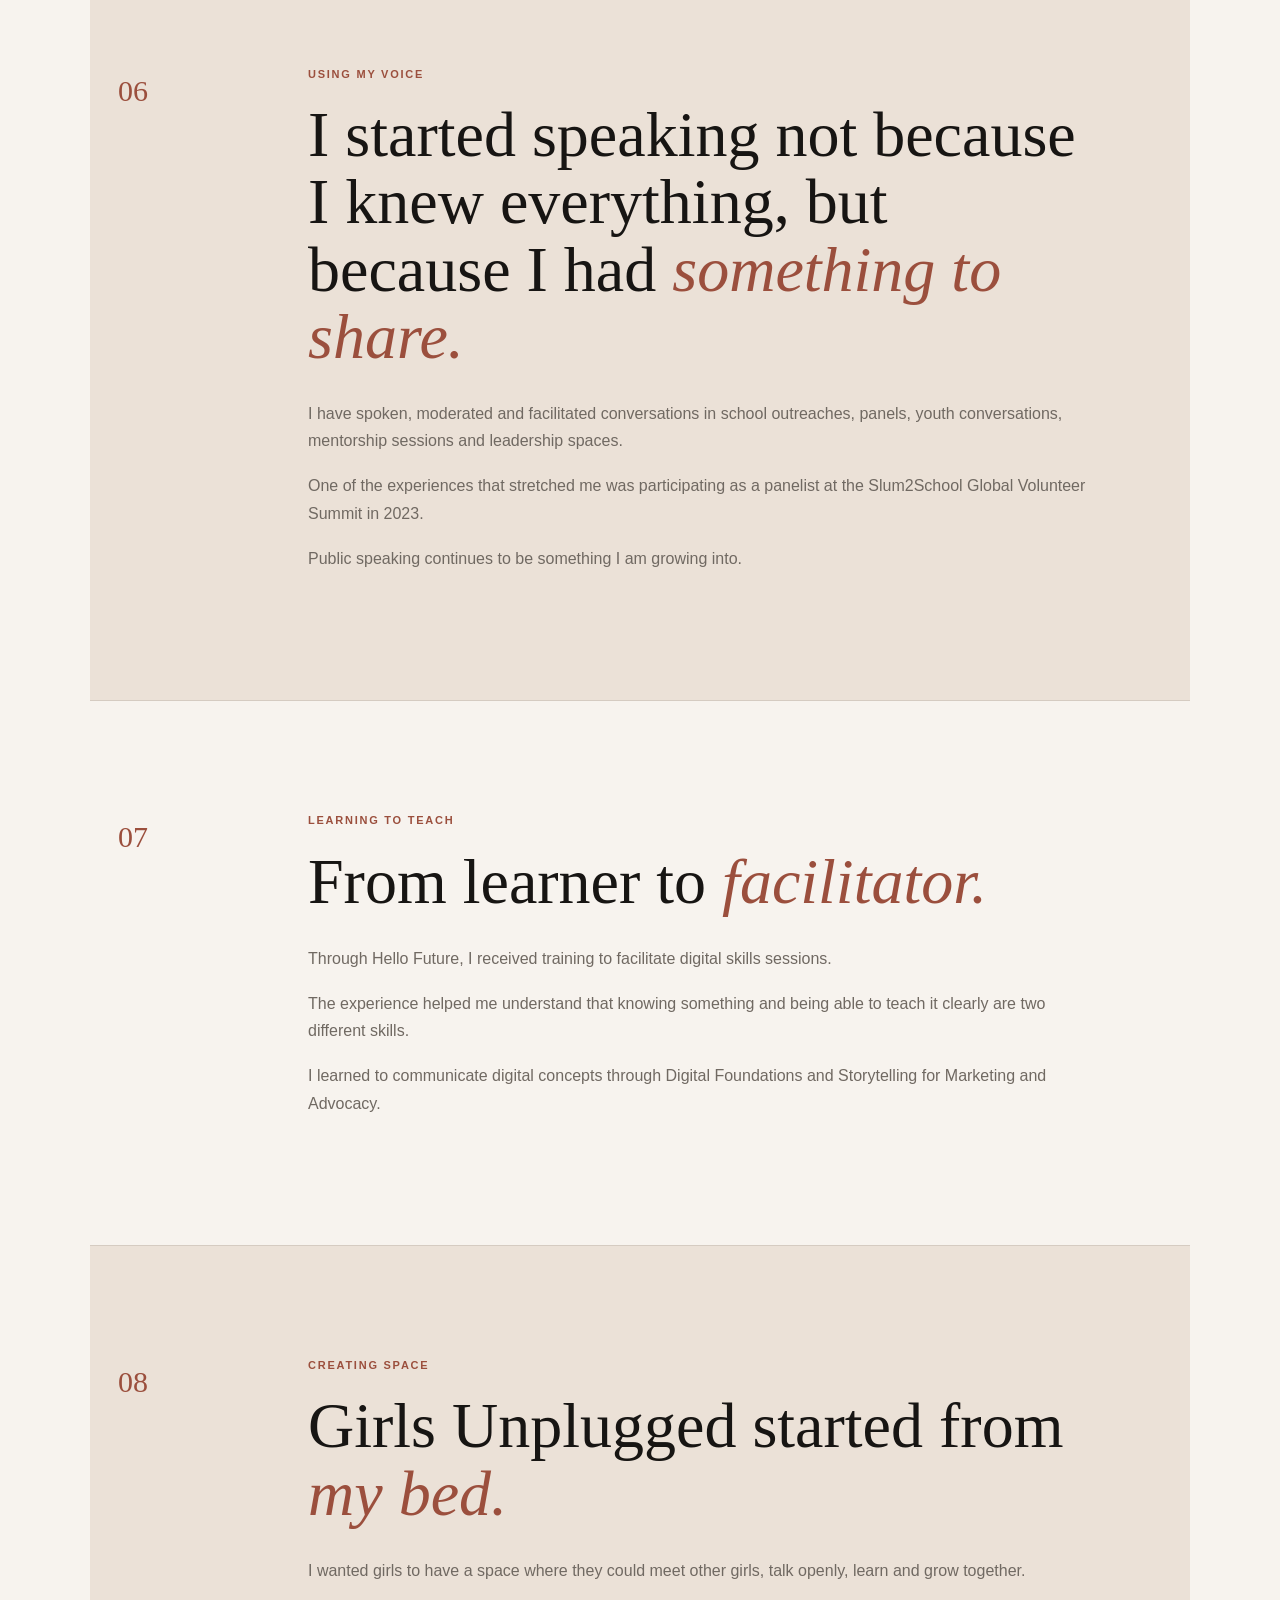
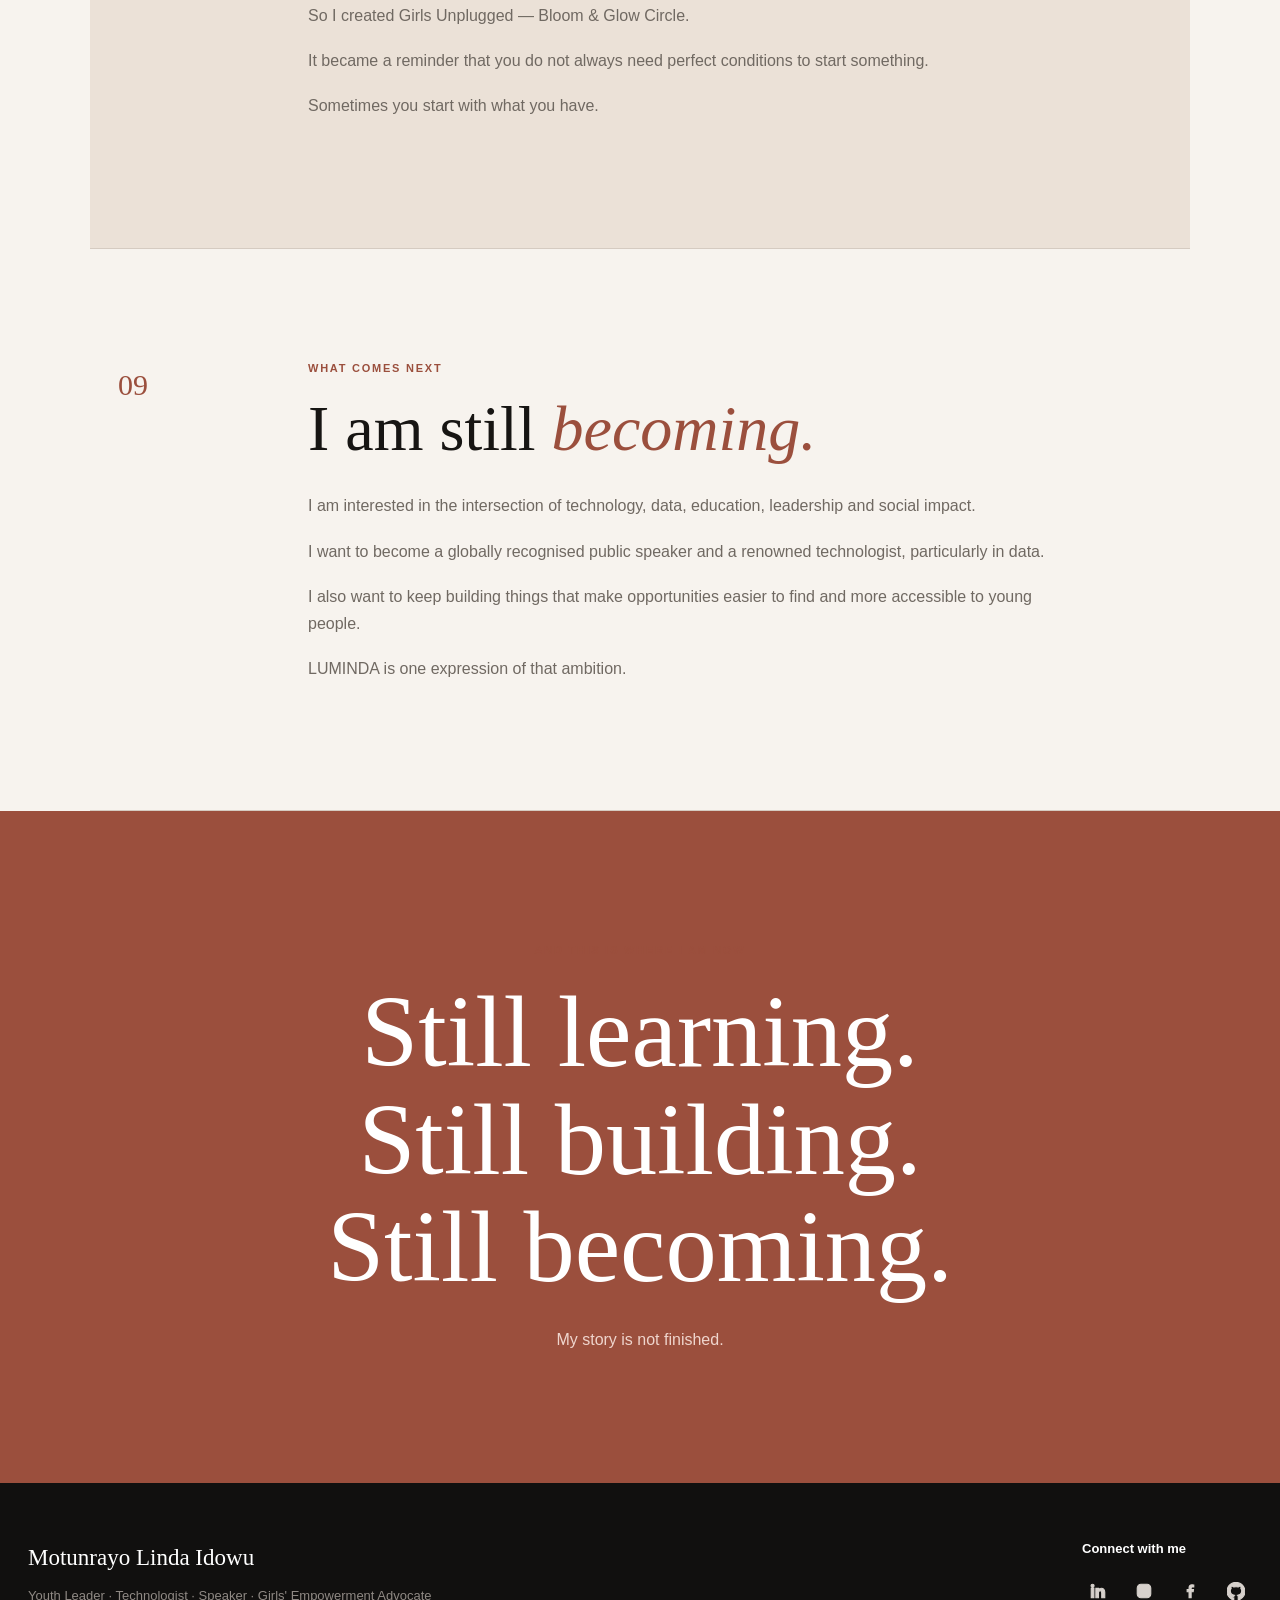
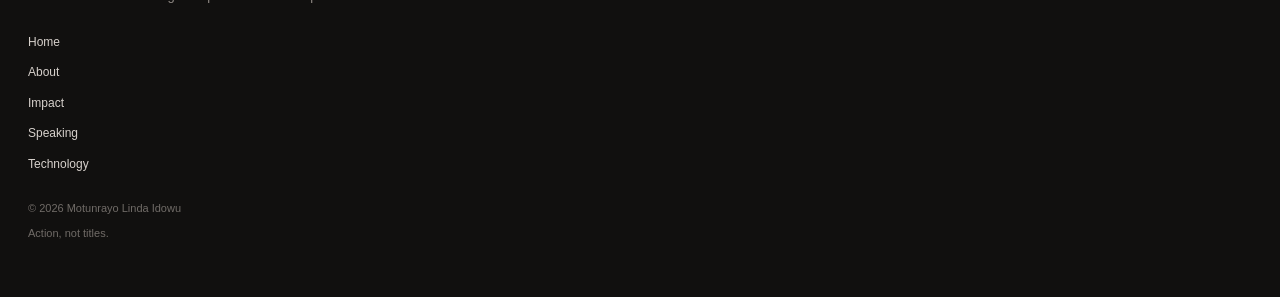
<file: journey.html>
<!DOCTYPE html>
<html lang="en">
<head>

  <meta charset="UTF-8">
  <meta name="viewport" content="width=device-width, initial-scale=1.0">

  <title>My Journey | Motunrayo Linda Idowu — From Makoko to Technology & Leadership</title>

  <meta name="description"
  content="Explore the journey of Motunrayo Linda Idowu from Makoko, Lagos, through education, STEM, youth leadership, international exchange, girls' empowerment, public speaking and technology.">

<meta name="author" content="Motunrayo Linda Idowu">

<link rel="canonical" href="https://tunrayo-dev.github.io/linda-dev/journey.html">

  <link rel="stylesheet" href="style.css">

<script type="application/ld+json">
{
  "@context": "https://schema.org",
  "@type": "WebPage",
  "name": "My Journey | Motunrayo Linda Idowu",
  "description": "The personal and professional journey of Motunrayo Linda Idowu from Makoko, Lagos, through education, STEM, leadership, girls' empowerment, public speaking and technology.",
  "url": "https://tunrayo-dev.github.io/linda-dev/journey.html",
  "about": {
    "@type": "Person",
    "name": "Motunrayo Linda Idowu",
    "alternateName": "Motunrayo Idowu",
    "url": "https://tunrayo-dev.github.io/linda-dev/",
    "sameAs": [
      "https://ng.linkedin.com/in/motunrayo-idowu-373330258",
      "https://www.instagram.com/tunraayo_idowu/",
      "https://www.facebook.com/tunraayolinda/",
      "https://github.com/tunrayo-dev"
    ]
  }
}
</script>

</head>

<body>

<header class="site-header">

  <div class="nav-container">

    <a href="index.html" class="logo"><span>MLI</span></a>

    <button class="menu-toggle" aria-label="Open navigation">
      <span></span>
      <span></span>
      <span></span>
    </button>

    <nav class="main-nav">
      <a href="index.html">Home</a>
      <a href="about.html">About</a>
      <a href="impact.html">Impact</a>
      <a href="speaking.html">Speaking</a>
      <a href="technology.html">Technology</a>
      <a href="journey.html" class="active">Journey</a>
    </nav>

  </div>

</header>


<main>

<section class="page-hero">

  <div>

    <p class="eyebrow">MY JOURNEY</p>

    <h1>
      A story of
      <em>receiving, learning, leading and creating.</em>
    </h1>

    <p>
      This is not a story about having everything figured out.
      It is a story about what happened when opportunities met curiosity.
    </p>

  </div>

</section>


<section class="story-opening">

  <div class="story-opening-inner">

    <p class="eyebrow">BEFORE THE TITLES</p>

    <h2>
      There was just a girl
      who wanted to <em>learn.</em>
    </h2>

    <p>
      I grew up in Makoko, Lagos, in a family of nine.
      My father is a tailor and my mother sells fish.
    </p>

    <p>
      Growing up in a riverine community exposed me to both the challenges
      and the strength that exist in underserved communities.
    </p>

  </div>

</section>


<section class="story-timeline">


  <!-- 01 -->

  <article class="story-chapter">

    <div class="chapter-number">01</div>

    <div class="chapter-content">

      <p class="eyebrow">EDUCATION</p>

      <h2>
        The opportunity
        that changed everything.
      </h2>

      <p>
        Before I started school, I watched my older sisters go.
      </p>

      <p>
        They had uniforms and backpacks. They came home with assignments.
        They made friends. I wanted to be able to write and recite ABCD
        and 123 just like them.
      </p>

      <p>
        My father eventually enrolled me, and from Primary 1,
        Slum2School became a major part of my educational journey.
      </p>

      <p>
        I attended Makoko Anglican Primary School and continued receiving
        educational support through Slum2School for almost a decade.
      </p>

    </div>

  </article>


  <!-- 02 -->

  <article class="story-chapter alt">

    <div class="chapter-number">02</div>

    <div class="chapter-content">

      <p class="eyebrow">SLUM2SCHOOL</p>

      <h2>
        I didn't just receive
        an education.
        <em>I found people.</em>
      </h2>

      <p>
        Slum2School became much more than school support.
      </p>

      <p>
        Mentors, staff, volunteers and fellow scholars became part
        of my development.
      </p>

      <p>
        People like Mr Henry, Mr Adekunle and Mr Orondaam, among others,
        guided me at different points.
      </p>

      <p>
        I experienced mentorship, STEM programmes, summer programmes,
        leadership opportunities and exposure to spaces outside my community.
      </p>

      <p>
        Today, I still support younger learners where I can — including
        mentoring learners and helping staff with learner stories and
        information.
      </p>

    </div>

  </article>


  <!-- 03 -->

  <article class="story-chapter">

    <div class="chapter-number">03</div>

    <div class="chapter-content">

      <p class="eyebrow">TECHNOLOGY</p>

      <h2>
        The girl who wanted
        to build discovered <em>technology.</em>
      </h2>

      <!-- <p>
        For a long time, architecture was the dream.
      </p> -->

      <p>
        Then STEM programmes introduced me to coding and technology.
      </p>

      <p>
  I began exploring programming, web development and other digital
  skills. I learned through STEM programmes, self-directed learning
  and digital training, building experience with technologies such as
  HTML, CSS, JavaScript, SQL and Microsoft Power BI.
</p>

      <p>
        Eventually, my interests began moving toward data and the ways
        technology can be used to solve real-world problems.
      </p>

    </div>

  </article>


  <!-- 04 -->

  <article class="story-chapter alt">

    <div class="chapter-number">04</div>

    <div class="chapter-content">

      <p class="eyebrow">LEADERSHIP</p>

      <h2>
        I began discovering
        that my voice could <em>take up space.</em>
      </h2>

      <p>
        In secondary school, I served as President of the Leadership Club,
        Time Keeper and Computer Laboratory Prefect.
      </p>

      <p>
        I also participated in youth leadership experiences such as
        the Pan African Youth Leadership Program.
      </p>

      <p>
        PAYLP took me to Atlanta, Burlington and Washington, D.C.,
        where I experienced leadership development, cultural exchange
        and conversations with young people from different backgrounds.
      </p>

      <p>
        These experiences helped me think more intentionally about
        leadership and the kind of person I want to become.
      </p>

    </div>

  </article>


  <!-- 05 -->

  <article class="story-chapter">

    <div class="chapter-number">05</div>

    <div class="chapter-content">

      <p class="eyebrow">GIRLS' EMPOWERMENT</p>

      <h2>
        Eventually,
        I stopped asking
        “What can I do?”
        and started asking
        <em>“Who can I help?”</em>
      </h2>

      <p>
        My experiences as a girl shaped the way I think about girls'
        empowerment.
      </p>

      <p>
        Through Girls in Bloom, I became involved in conversations around
        girls, leadership, health and technology.
      </p>

      <p>
        I co-moderated a Girls X Technology conversation at the 2024
        Girls in Bloom Global Summit and later became a Global Ambassador.
      </p>

      <p>
        I also helped lead Bloom With Dignity, a project focused on
        menstrual health, hygiene, access to menstrual products and
        HPV vaccine awareness.
      </p>

    </div>

  </article>


  <!-- 06 -->

  <article class="story-chapter alt">

    <div class="chapter-number">06</div>

    <div class="chapter-content">

      <p class="eyebrow">USING MY VOICE</p>

      <h2>
        I started speaking
        not because I knew everything,
        but because I had
        <em>something to share.</em>
      </h2>

      <p>
  I have spoken, moderated and facilitated conversations in school
  outreaches, panels, youth conversations, mentorship sessions and
  leadership spaces.
</p>

      <p>
        One of the experiences that stretched me was participating as
        a panelist at the Slum2School Global Volunteer Summit in 2023.
      </p>

      <p>
        Public speaking continues to be something I am growing into.
      </p>

    </div>

  </article>


  <!-- 07 -->

  <article class="story-chapter">

    <div class="chapter-number">07</div>

    <div class="chapter-content">

      <p class="eyebrow">LEARNING TO TEACH</p>

      <h2>
        From learner
        to <em>facilitator.</em>
      </h2>

      <p>
        Through Hello Future, I received training to facilitate
        digital skills sessions.
      </p>

      <p>
        The experience helped me understand that knowing something
        and being able to teach it clearly are two different skills.
      </p>

      <p>
        I learned to communicate digital concepts through Digital
        Foundations and Storytelling for Marketing and Advocacy.
      </p>

    </div>

  </article>


  <!-- 08 -->

  <article class="story-chapter alt">

    <div class="chapter-number">08</div>

    <div class="chapter-content">

      <p class="eyebrow">CREATING SPACE</p>

      <h2>
        Girls Unplugged
        started from <em>my bed.</em>
      </h2>

      <p>
        I wanted girls to have a space where they could meet other girls,
        talk openly, learn and grow together.
      </p>

      <p>
        So I created Girls Unplugged — Bloom & Glow Circle.
      </p>

      <p>
        It became a reminder that you do not always need perfect conditions
        to start something.
      </p>

      <p>
        Sometimes you start with what you have.
      </p>

    </div>

  </article>


  <!-- 09 -->

  <article class="story-chapter">

    <div class="chapter-number">09</div>

    <div class="chapter-content">

      <p class="eyebrow">WHAT COMES NEXT</p>

      <h2>
        I am still
        <em>becoming.</em>
      </h2>

      <p>
        I am interested in the intersection of technology, data,
        education, leadership and social impact.
      </p>

      <p>
        I want to become a globally recognised public speaker and a
        renowned technologist, particularly in data.
      </p>

      <p>
        I also want to keep building things that make opportunities
        easier to find and more accessible to young people.
      </p>

      <p>
        LUMINDA is one expression of that ambition.
      </p>

    </div>

  </article>

</section>


<section class="closing-story">

  <p class="eyebrow">AND THIS IS WHERE I AM NOW</p>

  <h2>
    Still learning.
    <br>
    Still building.
    <br>
    Still becoming.
  </h2>

  <p>
    My story is not finished.
  </p>

</section>

</main>

<footer class="site-footer">

  <div class="footer-main">

    <div class="footer-info">

      <p class="footer-name">Motunrayo Linda Idowu</p>

      <p class="footer-role">
        Youth Leader · Technologist · Speaker ·
        Girls' Empowerment Advocate
      </p>

      <nav class="footer-page-links" aria-label="Footer navigation">
        <a href="index.html">Home</a>
        <a href="about.html">About</a>
        <a href="impact.html">Impact</a>
        <a href="speaking.html">Speaking</a>
        <a href="technology.html">Technology</a>
      </nav>

      <p class="footer-copy">© 2026 Motunrayo Linda Idowu</p>

      <p class="footer-motto">Action, not titles.</p>

    </div>


    <div class="footer-connect">

      <p class="footer-connect-title">Connect with me</p>

      <div class="footer-socials">

        <a href="https://ng.linkedin.com/in/motunrayo-idowu-373330258"
           target="_blank"
           rel="noopener"
           aria-label="LinkedIn">

          <svg viewBox="0 0 24 24" aria-hidden="true">
            <path d="M6.5 8.5H3V21h3.5V8.5ZM4.75 3A2.05 2.05 0 1 0 4.75 7.1 2.05 2.05 0 0 0 4.75 3ZM21 13.8c0-3.77-2.01-5.53-4.69-5.53-2.16 0-3.13 1.19-3.67 2.03V8.5H9.14V21h3.5v-6.19c0-1.63.31-3.2 2.33-3.2 1.99 0 2.01 1.86 2.01 3.3V21H21v-7.2Z"/>
          </svg>

        </a>


        <a href="https://www.instagram.com/tunraayo_idowu/"
           target="_blank"
           rel="noopener"
           aria-label="Instagram">

          <svg viewBox="0 0 24 24" aria-hidden="true">
            <rect x="3" y="3" width="18" height="18" rx="5" ry="5"/>
            <circle cx="12" cy="12" r="4"/>
            <circle cx="17.5" cy="6.5" r="1"/>
          </svg>

        </a>


        <a href="https://www.facebook.com/tunraayolinda/"
           target="_blank"
           rel="noopener"
           aria-label="Facebook">

          <svg viewBox="0 0 24 24" aria-hidden="true">
            <path d="M13.5 21v-8h2.7l.4-3h-3.1V8.1c0-.87.24-1.46 1.5-1.46H17V4a16.4 16.4 0 0 0-2.33-.17c-2.31 0-3.89 1.41-3.89 4v2.17H8.2v3h2.58v8h2.72Z"/>
          </svg>

        </a>


        <a href="https://github.com/tunrayo-dev"
           target="_blank"
           rel="noopener"
           aria-label="GitHub">

          <svg viewBox="0 0 24 24" aria-hidden="true">
            <path d="M12 .5a12 12 0 0 0-3.79 23.39c.6.11.82-.26.82-.58v-2.04c-3.34.73-4.04-1.61-4.04-1.61-.55-1.4-1.34-1.77-1.34-1.77-1.09-.75.08-.74.08-.74 1.2.09 1.84 1.23 1.84 1.23 1.07 1.84 2.81 1.31 3.5 1 .11-.78.42-1.31.76-1.61-2.67-.3-5.47-1.34-5.47-5.95 0-1.31.47-2.38 1.23-3.22-.12-.3-.53-1.52.12-3.17 0 0 1-.32 3.3 1.23a11.5 11.5 0 0 1 6 0c2.3-1.55 3.3-1.23 3.3-1.23.65 1.65.24 2.87.12 3.17.76.84 1.23 1.91 1.23 3.22 0 4.62-2.81 5.64-5.49 5.94.43.37.81 1.1.81 2.22v3.29c0 .32.22.69.83.57A12 12 0 0 0 12 .5Z"/>
          </svg>

        </a>

      </div>

    </div>

  </div>

</footer>

  
<script src="script.js"></script>

</body>
</html>
</file>
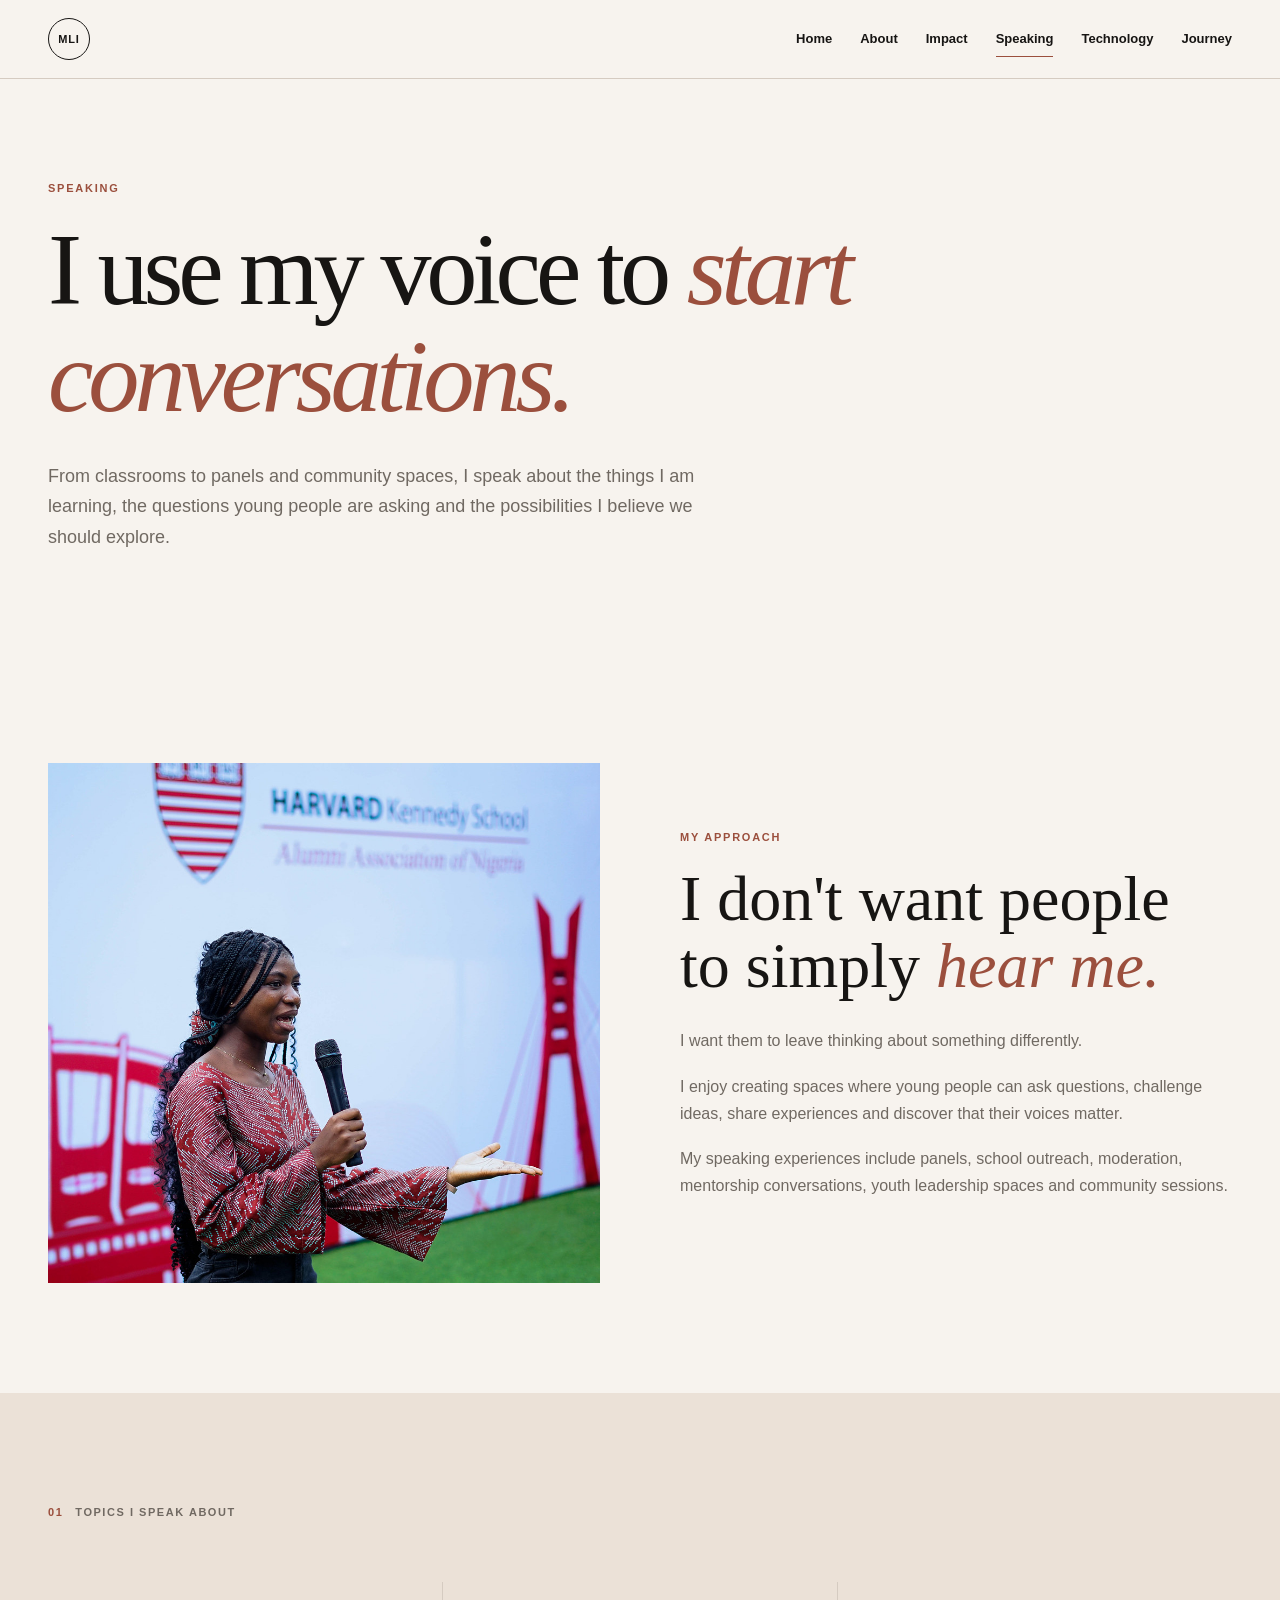
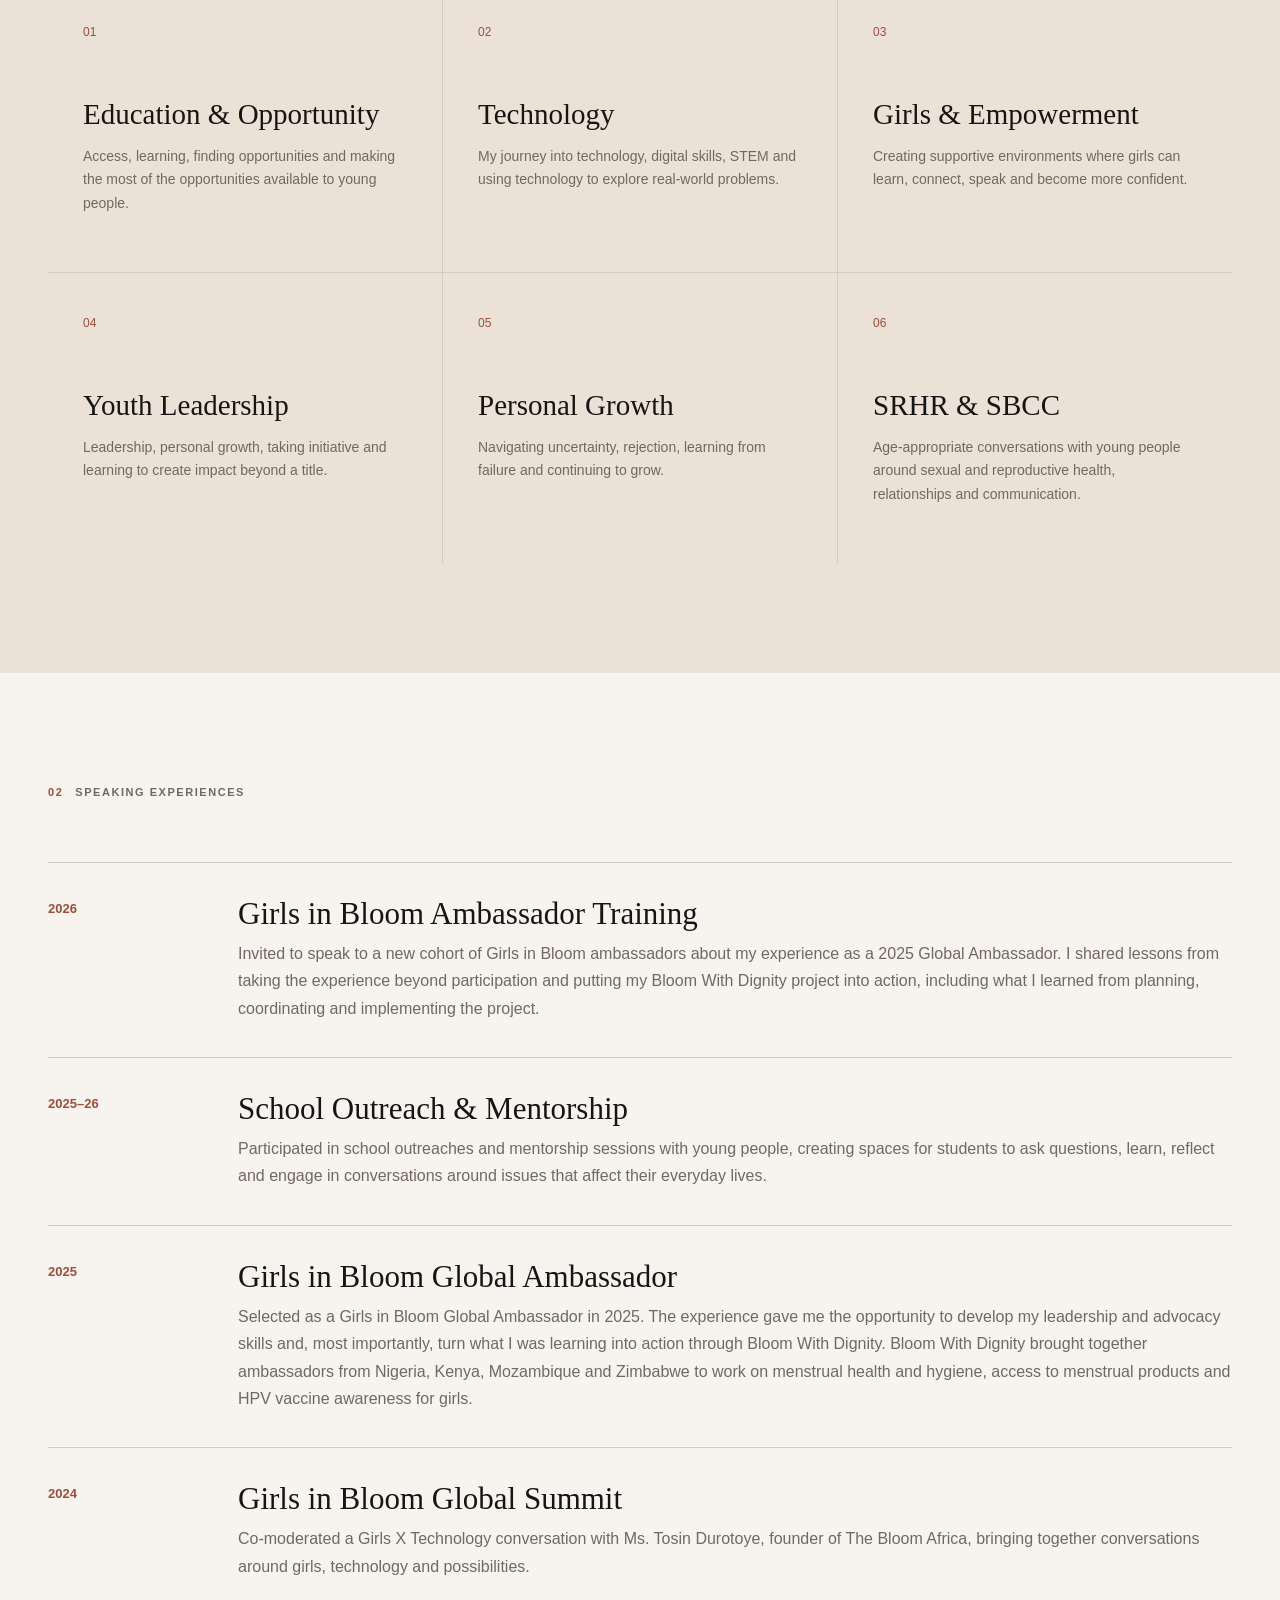
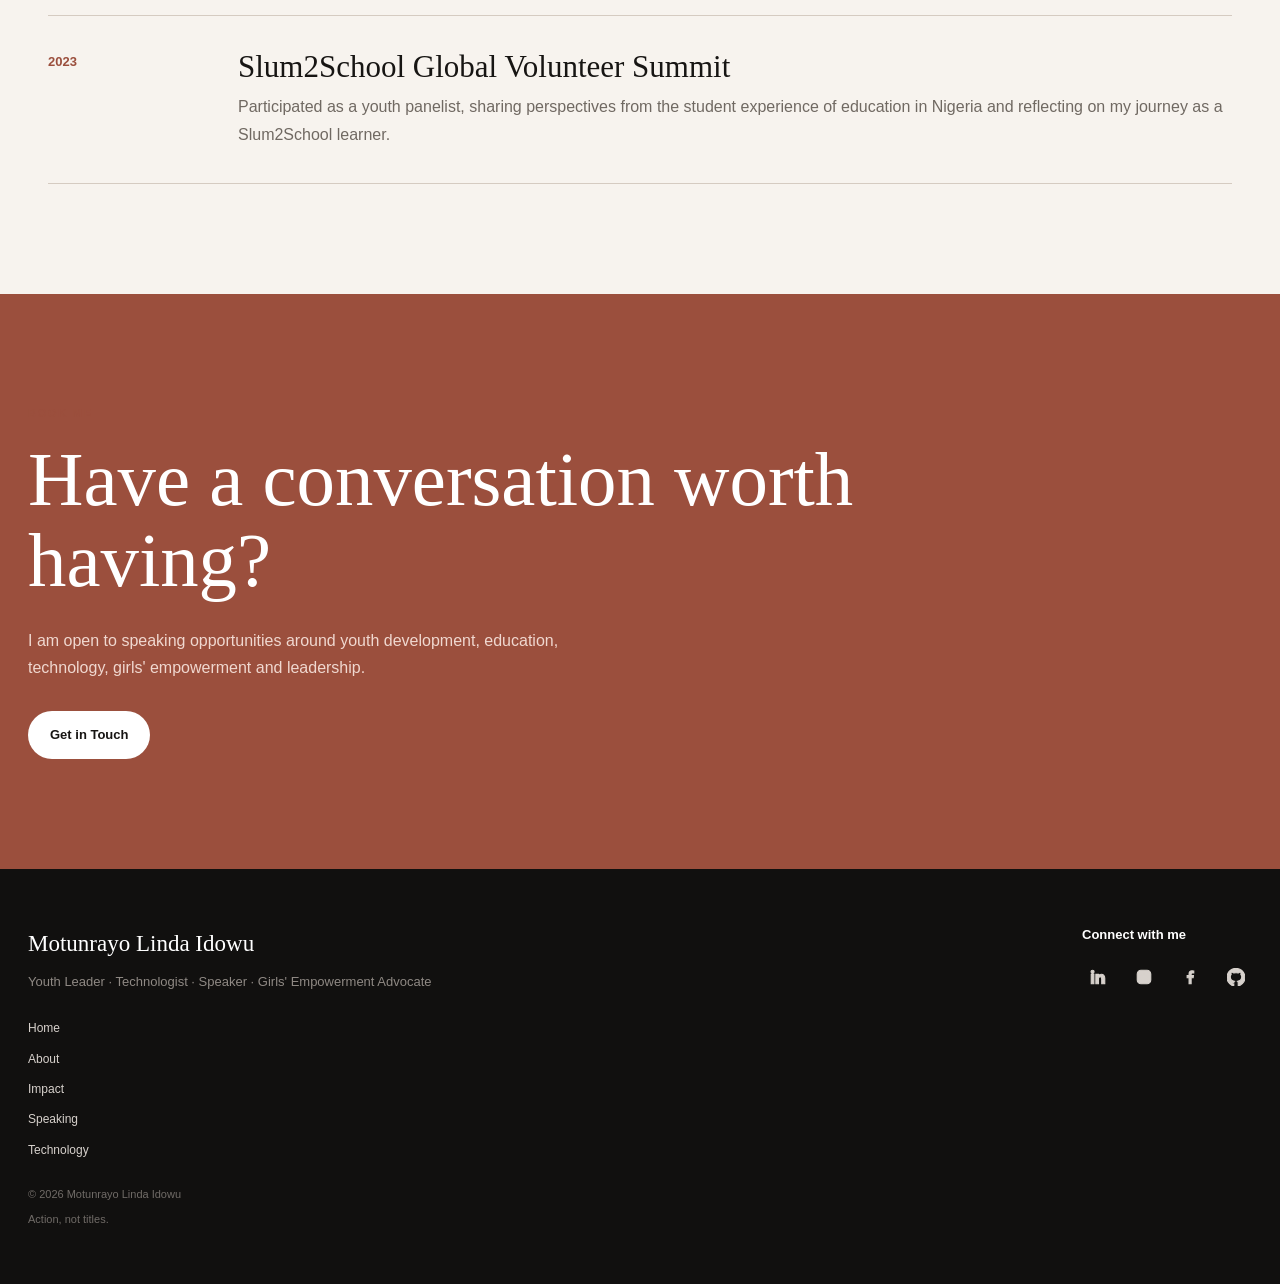
<file: speaking.html>
<!DOCTYPE html>
<html lang="en">
<head>

  <meta charset="UTF-8">
  <meta name="viewport" content="width=device-width, initial-scale=1.0">

  <title>Speaking | Motunrayo Linda Idowu — Speaker, Moderator & Facilitator</title>

<meta name="description"
  content="Speaking portfolio of Motunrayo Linda Idowu, a Nigerian youth speaker, moderator and facilitator speaking on education, technology, girls' empowerment, youth leadership and personal growth.">

<meta name="author" content="Motunrayo Linda Idowu">

<link rel="canonical" href="https://tunrayo-dev.github.io/linda-dev/speaking.html">

  <link rel="stylesheet" href="style.css">

<script type="application/ld+json">
{
  "@context": "https://schema.org",
  "@type": "WebPage",
  "name": "Speaking | Motunrayo Linda Idowu",
  "description": "Speaking portfolio of Motunrayo Linda Idowu, a Nigerian youth speaker, moderator and facilitator.",
  "url": "https://tunrayo-dev.github.io/linda-dev/speaking.html",
  "about": {
    "@type": "Person",
    "name": "Motunrayo Linda Idowu",
    "alternateName": "Motunrayo Idowu",
    "url": "https://tunrayo-dev.github.io/linda-dev/",
    "jobTitle": [
      "Speaker",
      "Moderator",
      "Facilitator"
    ],
    "sameAs": [
      "https://ng.linkedin.com/in/motunrayo-idowu-373330258",
      "https://www.instagram.com/tunraayo_idowu/",
      "https://www.facebook.com/tunraayolinda/",
      "https://github.com/tunrayo-dev"
    ]
  }
}
</script>

</head>

<body>

<header class="site-header">

  <div class="nav-container">

    <a href="index.html" class="logo"><span>MLI</span></a>

    <button class="menu-toggle" aria-label="Open navigation">
      <span></span>
      <span></span>
      <span></span>
    </button>

    <nav class="main-nav">
      <a href="index.html">Home</a>
      <a href="about.html">About</a>
      <a href="impact.html">Impact</a>
      <a href="speaking.html" class="active">Speaking</a>
      <a href="technology.html">Technology</a>
      <a href="journey.html">Journey</a>
    </nav>

  </div>

</header>


<main>

<section class="page-hero">

  <div>

    <p class="eyebrow">SPEAKING</p>

    <h1>
      I use my voice to
      <em>start conversations.</em>
    </h1>

    <p>
      From classrooms to panels and community spaces, I speak about
      the things I am learning, the questions young people are asking
      and the possibilities I believe we should explore.
    </p>

  </div>

</section>


<section class="section">

  <div class="split-story">

    <div class="story-image">

      <img src="54733215572_8cd0f54d31_b (1).jpg"
           alt="Motunrayo speaking"
           onerror="this.style.display='none'">

    </div>

    <div class="story-content">

      <p class="eyebrow">MY APPROACH</p>

      <h2>
        I don't want people to simply
        <em>hear me.</em>
      </h2>

      <p>
        I want them to leave thinking about something differently.
      </p>

      <p>
        I enjoy creating spaces where young people can ask questions,
        challenge ideas, share experiences and discover that their
        voices matter.
      </p>

      <p>
        My speaking experiences include panels, school outreach,
        moderation, mentorship conversations, youth leadership spaces
        and community sessions.
      </p>

    </div>

  </div>

</section>


<section class="section section-cream">

  <div class="section-label">
    <span>01</span>
    TOPICS I SPEAK ABOUT
  </div>

  <div class="topic-grid">

    <article>
      <span>01</span>
      <h3>Education & Opportunity</h3>
      <p>
        Access, learning, finding opportunities and making the most
        of the opportunities available to young people.
      </p>
    </article>

    <article>
      <span>02</span>
      <h3>Technology</h3>
      <p>
        My journey into technology, digital skills, STEM and using
        technology to explore real-world problems.
      </p>
    </article>

    <article>
      <span>03</span>
      <h3>Girls & Empowerment</h3>
      <p>
        Creating supportive environments where girls can learn,
        connect, speak and become more confident.
      </p>
    </article>

    <article>
      <span>04</span>
      <h3>Youth Leadership</h3>
      <p>
        Leadership, personal growth, taking initiative and learning
        to create impact beyond a title.
      </p>
    </article>

    <article>
      <span>05</span>
      <h3>Personal Growth</h3>
      <p>
        Navigating uncertainty, rejection, learning from failure and
        continuing to grow.
      </p>
    </article>

    <article>
      <span>06</span>
      <h3>SRHR & SBCC</h3>
      <p>
        Age-appropriate conversations with young people around
        sexual and reproductive health, relationships and communication.
      </p>
    </article>

  </div>

</section>


<section class="section">

  <div class="section-label">
    <span>02</span>
    SPEAKING EXPERIENCES
  </div>


  <div class="experience-list">

    <article class="experience-row">

      <div class="experience-year">2026</div>

      <div>
        <h3>Girls in Bloom Ambassador Training</h3>
        <p>
          Invited to speak to a new cohort of Girls in Bloom ambassadors about my experience as a 2025 Global Ambassador. I shared lessons from taking the experience beyond participation and putting my Bloom With Dignity project into action, including what I learned from planning, coordinating and implementing the project.
        </p>
      </div>

    </article>

<article class="experience-row">

      <div class="experience-year">2025–26</div>

      <div>
        <h3>School Outreach & Mentorship</h3>
        <p>
          Participated in school outreaches and mentorship sessions with young people, creating spaces for students to ask questions, learn, reflect and engage in conversations around issues that affect their everyday lives.
        </p>
      </div>

    </article>

   <article class="experience-row">

      <div class="experience-year">2025</div>

      <div>
        <h3>Girls in Bloom Global Ambassador</h3>
        <p>
          Selected as a Girls in Bloom Global Ambassador in 2025. The experience gave me the opportunity to develop my leadership and advocacy skills and, most importantly, turn what I was learning into action through Bloom With Dignity.

Bloom With Dignity brought together ambassadors from Nigeria, Kenya, Mozambique and Zimbabwe to work on menstrual health and hygiene, access to menstrual products and HPV vaccine awareness for girls.
       </p>
      </div>

    </article>


    <article class="experience-row">

      <div class="experience-year">2024</div>

      <div>
        <h3>Girls in Bloom Global Summit</h3>
        <p>
          Co-moderated a Girls X Technology conversation with Ms. Tosin Durotoye, founder of The Bloom Africa, bringing together conversations around girls, technology and possibilities.

        </p>
      </div>

    </article>


    <article class="experience-row">

      <div class="experience-year">2023</div>

      <div>
        <h3>Slum2School Global Volunteer Summit</h3>
        <p>
          Participated as a youth panelist, sharing perspectives from the student experience of education in Nigeria and reflecting on my journey as a Slum2School learner.
        </p>
      </div>

    </article>


    

  </div>

</section>


<section class="speaking-cta">

  <div>

    <p class="eyebrow">BOOK ME</p>

    <h2>
      Have a conversation
      worth having?
    </h2>

    <p>
      I am open to speaking opportunities around youth development,
      education, technology, girls' empowerment and leadership.
    </p>

    <a href="mailto: motunrayoidowu57@gmail.com"
       class="button button-light">
      Get in Touch
    </a>

  </div>

</section>

</main>


<footer class="site-footer">

  <div class="footer-main">

    <div class="footer-info">

      <p class="footer-name">Motunrayo Linda Idowu</p>

      <p class="footer-role">
        Youth Leader · Technologist · Speaker ·
        Girls' Empowerment Advocate
      </p>

      <nav class="footer-page-links" aria-label="Footer navigation">
        <a href="index.html">Home</a>
        <a href="about.html">About</a>
        <a href="impact.html">Impact</a>
        <a href="speaking.html">Speaking</a>
        <a href="technology.html">Technology</a>
      </nav>

      <p class="footer-copy">© 2026 Motunrayo Linda Idowu</p>

      <p class="footer-motto">Action, not titles.</p>

    </div>


    <div class="footer-connect">

      <p class="footer-connect-title">Connect with me</p>

      <div class="footer-socials">

        <a href="https://ng.linkedin.com/in/motunrayo-idowu-373330258"
           target="_blank"
           rel="noopener"
           aria-label="LinkedIn">

          <svg viewBox="0 0 24 24" aria-hidden="true">
            <path d="M6.5 8.5H3V21h3.5V8.5ZM4.75 3A2.05 2.05 0 1 0 4.75 7.1 2.05 2.05 0 0 0 4.75 3ZM21 13.8c0-3.77-2.01-5.53-4.69-5.53-2.16 0-3.13 1.19-3.67 2.03V8.5H9.14V21h3.5v-6.19c0-1.63.31-3.2 2.33-3.2 1.99 0 2.01 1.86 2.01 3.3V21H21v-7.2Z"/>
          </svg>

        </a>


        <a href="https://www.instagram.com/tunraayo_idowu/"
           target="_blank"
           rel="noopener"
           aria-label="Instagram">

          <svg viewBox="0 0 24 24" aria-hidden="true">
            <rect x="3" y="3" width="18" height="18" rx="5" ry="5"/>
            <circle cx="12" cy="12" r="4"/>
            <circle cx="17.5" cy="6.5" r="1"/>
          </svg>

        </a>


        <a href="https://www.facebook.com/tunraayolinda/"
           target="_blank"
           rel="noopener"
           aria-label="Facebook">

          <svg viewBox="0 0 24 24" aria-hidden="true">
            <path d="M13.5 21v-8h2.7l.4-3h-3.1V8.1c0-.87.24-1.46 1.5-1.46H17V4a16.4 16.4 0 0 0-2.33-.17c-2.31 0-3.89 1.41-3.89 4v2.17H8.2v3h2.58v8h2.72Z"/>
          </svg>

        </a>


        <a href="https://github.com/tunrayo-dev"
           target="_blank"
           rel="noopener"
           aria-label="GitHub">

          <svg viewBox="0 0 24 24" aria-hidden="true">
            <path d="M12 .5a12 12 0 0 0-3.79 23.39c.6.11.82-.26.82-.58v-2.04c-3.34.73-4.04-1.61-4.04-1.61-.55-1.4-1.34-1.77-1.34-1.77-1.09-.75.08-.74.08-.74 1.2.09 1.84 1.23 1.84 1.23 1.07 1.84 2.81 1.31 3.5 1 .11-.78.42-1.31.76-1.61-2.67-.3-5.47-1.34-5.47-5.95 0-1.31.47-2.38 1.23-3.22-.12-.3-.53-1.52.12-3.17 0 0 1-.32 3.3 1.23a11.5 11.5 0 0 1 6 0c2.3-1.55 3.3-1.23 3.3-1.23.65 1.65.24 2.87.12 3.17.76.84 1.23 1.91 1.23 3.22 0 4.62-2.81 5.64-5.49 5.94.43.37.81 1.1.81 2.22v3.29c0 .32.22.69.83.57A12 12 0 0 0 12 .5Z"/>
          </svg>

        </a>

      </div>

    </div>

  </div>

</footer>
<script src="script.js"></script>

</body>
</html>
</file>
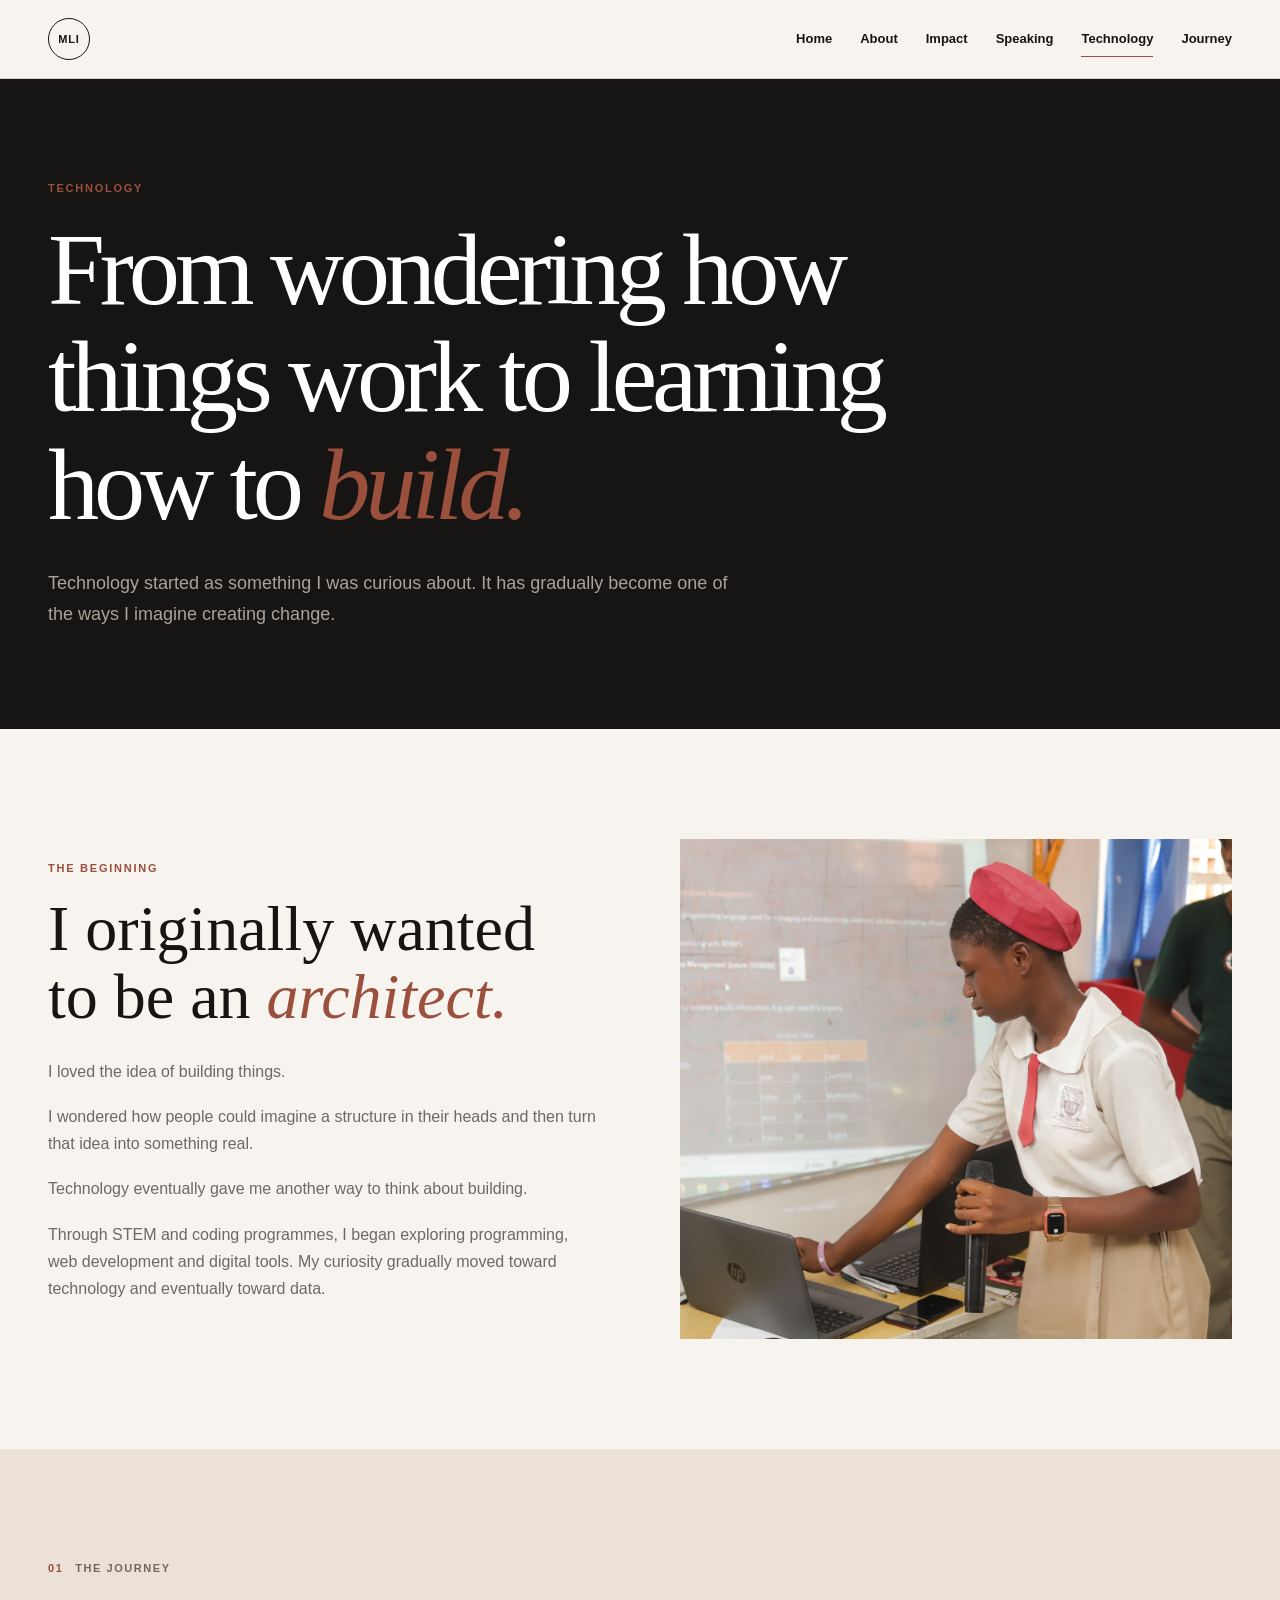
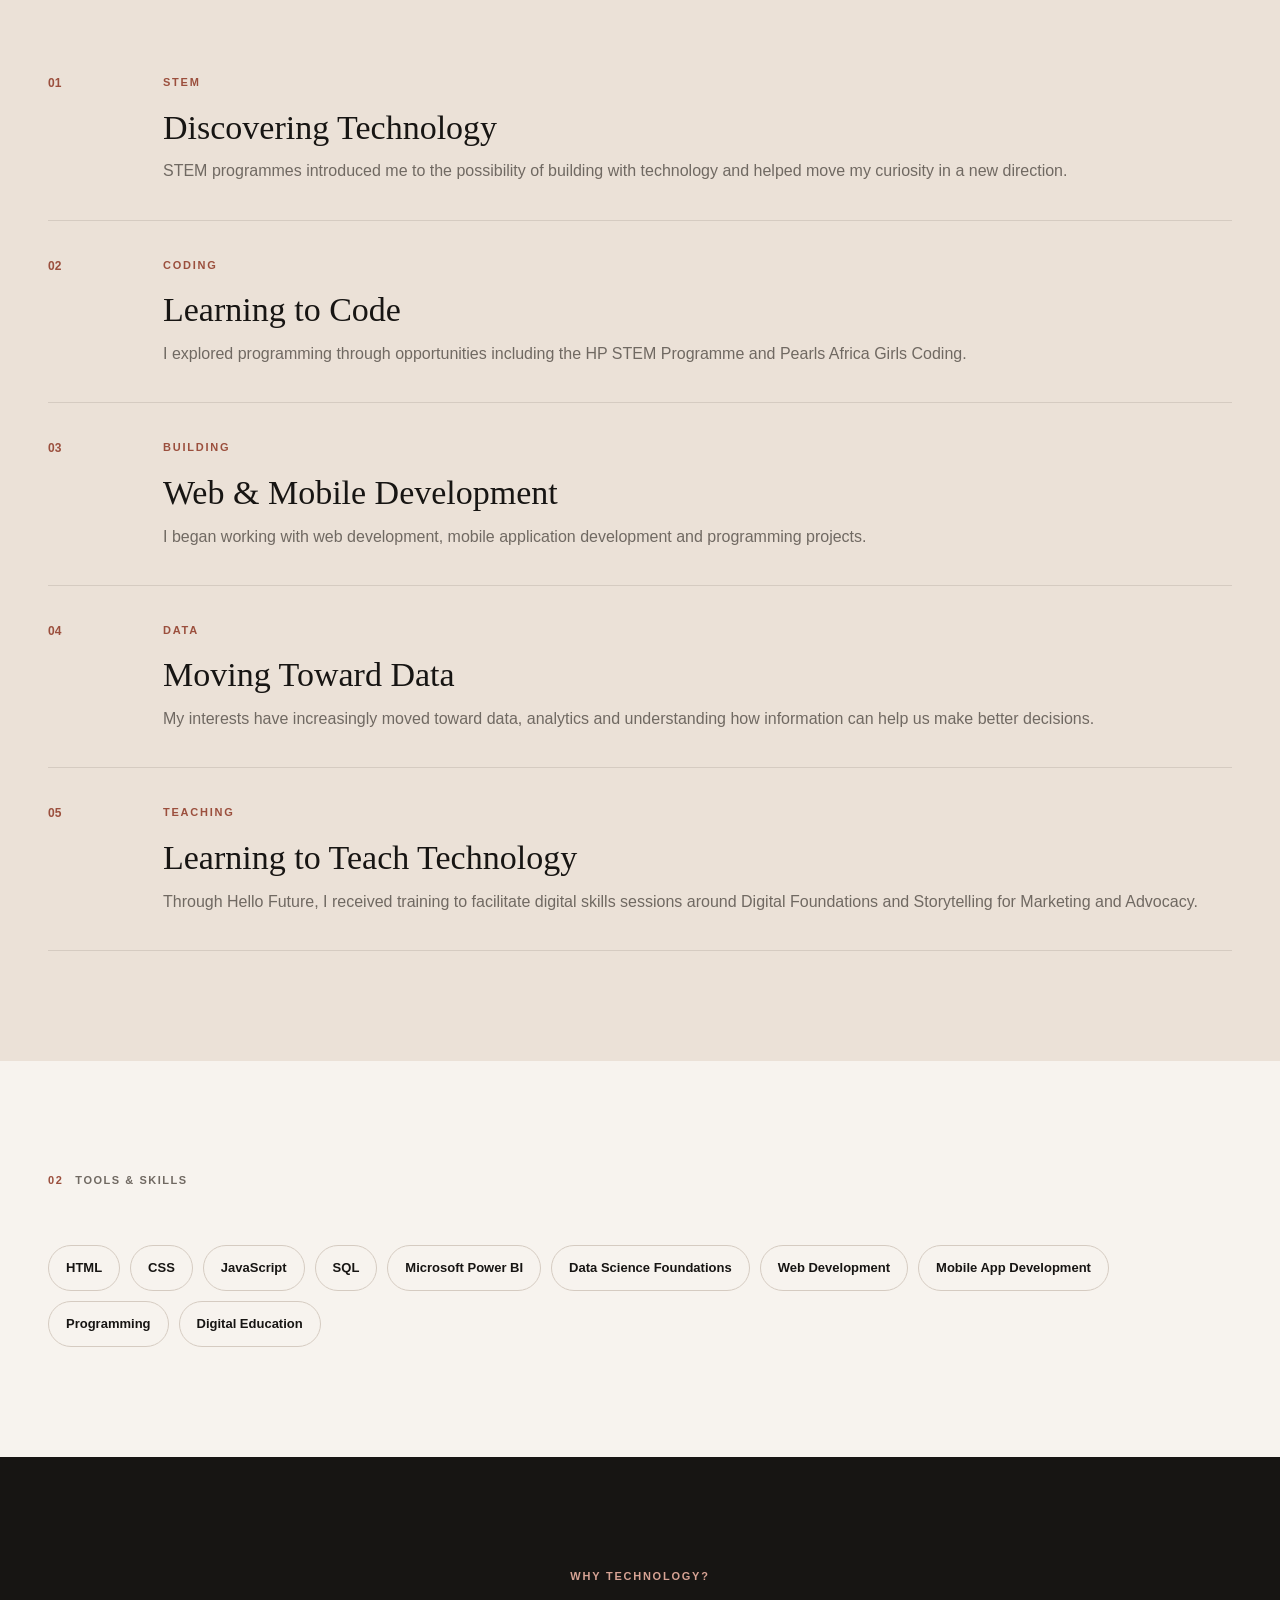
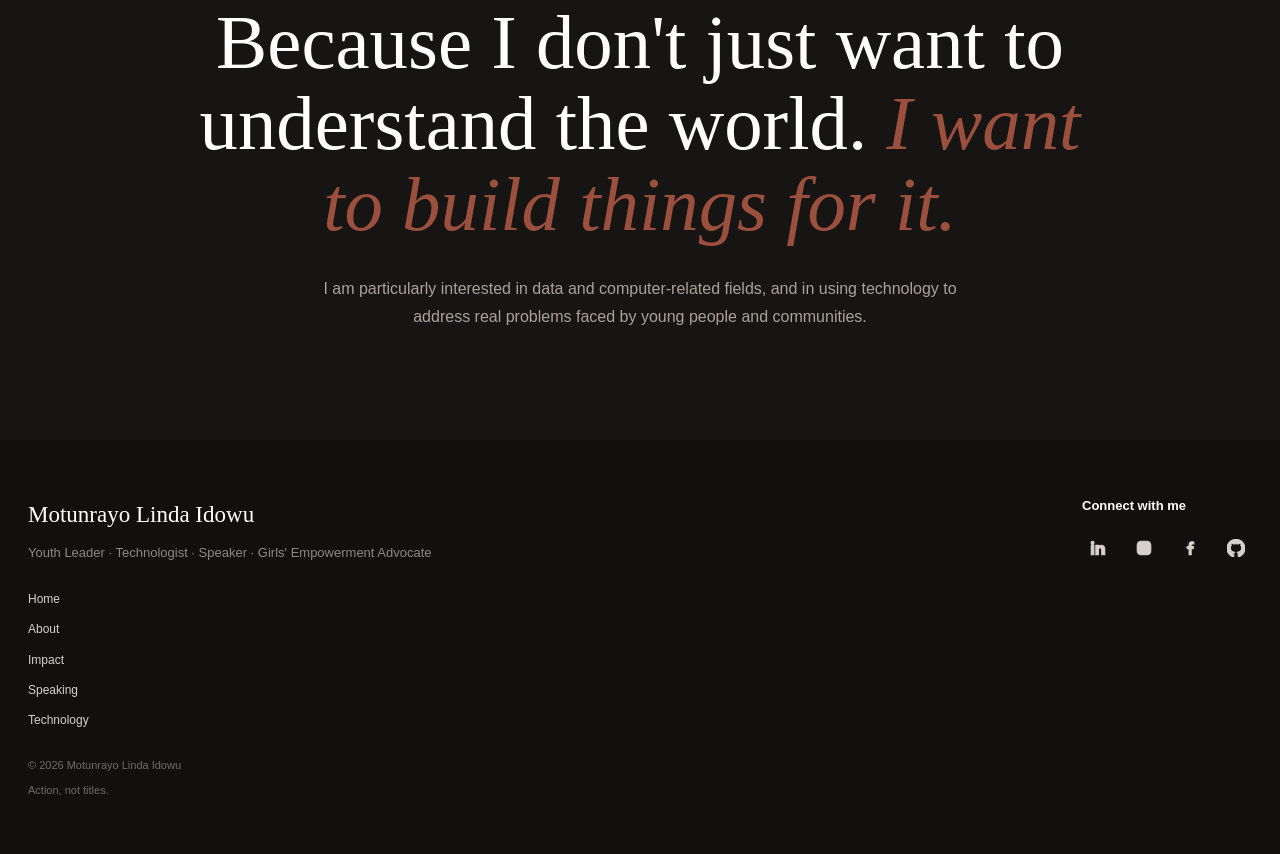
<file: technology.html>
<!DOCTYPE html>
<html lang="en">
<head>

  <meta charset="UTF-8">
  <meta name="viewport" content="width=device-width, initial-scale=1.0">

  <title>Technology | Motunrayo Linda Idowu — Technology, Data & Digital Skills</title>

<meta name="description"
  content="Explore the technology journey of Motunrayo Linda Idowu, a Nigerian emerging technologist developing skills in web development, programming, SQL, Microsoft Power BI, data science and digital education.">

<meta name="author" content="Motunrayo Linda Idowu">

<link rel="canonical" href="https://tunrayo-dev.github.io/linda-dev/technology.html">

  <link rel="stylesheet" href="style.css">

<script type="application/ld+json">
{
  "@context": "https://schema.org",
  "@type": "WebPage",
  "name": "Technology | Motunrayo Linda Idowu",
  "description": "Technology journey and digital skills of Motunrayo Linda Idowu, including web development, programming, SQL, Microsoft Power BI, data science and digital education.",
  "url": "https://tunrayo-dev.github.io/linda-dev/technology.html",
  "about": {
    "@type": "Person",
    "name": "Motunrayo Linda Idowu",
    "alternateName": "Motunrayo Idowu",
    "url": "https://tunrayo-dev.github.io/linda-dev/",
    "jobTitle": "Emerging Technologist",
    "sameAs": [
      "https://ng.linkedin.com/in/motunrayo-idowu-373330258",
      "https://www.instagram.com/tunraayo_idowu/",
      "https://www.facebook.com/tunraayolinda/",
      "https://github.com/tunrayo-dev"
    ]
  }
}
</script>

</head>

<body>

<header class="site-header">

  <div class="nav-container">

    <a href="index.html" class="logo"><span>MLI</span></a>

    <button class="menu-toggle" aria-label="Open navigation">
      <span></span>
      <span></span>
      <span></span>
    </button>

    <nav class="main-nav">
      <a href="index.html">Home</a>
      <a href="about.html">About</a>
      <a href="impact.html">Impact</a>
      <a href="speaking.html">Speaking</a>
      <a href="technology.html" class="active">Technology</a>
      <a href="journey.html">Journey</a>
    </nav>

  </div>

</header>


<main>

<section class="page-hero page-hero-dark">

  <div>

    <p class="eyebrow">TECHNOLOGY</p>

    <h1>
      From wondering how things work
      to learning how to <em>build.</em>
    </h1>

    <p>
      Technology started as something I was curious about.
      It has gradually become one of the ways I imagine creating change.
    </p>

  </div>

</section>


<section class="section">

  <div class="split-story">

    <div class="story-content">

      <p class="eyebrow">THE BEGINNING</p>

      <h2>
        I originally wanted
        to be an <em>architect.</em>
      </h2>

      <p>
        I loved the idea of building things.
      </p>

      <p>
        I wondered how people could imagine a structure in their heads
        and then turn that idea into something real.
      </p>

      <p>
        Technology eventually gave me another way to think about building.
      </p>

      <p>
        Through STEM and coding programmes, I began exploring programming,
        web development and digital tools. My curiosity gradually moved
        toward technology and eventually toward data.
      </p>

    </div>

    <div class="story-image">

      <img src="Megamind Visuals-11257@-981911493 (1).jpg"
           alt="Motunrayo during a technology programme"
           onerror="this.style.display='none'">

    </div>

  </div>

</section>


<section class="section section-cream">

  <div class="section-label">
    <span>01</span>
    THE JOURNEY
  </div>

  <div class="tech-timeline">

    <article>
      <div class="timeline-marker">01</div>

      <div>
        <p class="eyebrow">STEM</p>
        <h3>Discovering Technology</h3>

        <p>
          STEM programmes introduced me to the possibility of building
          with technology and helped move my curiosity in a new direction.
        </p>
      </div>
    </article>


    <article>
      <div class="timeline-marker">02</div>

      <div>
        <p class="eyebrow">CODING</p>
        <h3>Learning to Code</h3>

        <p>
          I explored programming through opportunities including the
          HP STEM Programme and Pearls Africa Girls Coding.
        </p>
      </div>
    </article>


    <article>
      <div class="timeline-marker">03</div>

      <div>
        <p class="eyebrow">BUILDING</p>
        <h3>Web & Mobile Development</h3>

        <p>
          I began working with web development, mobile application
          development and programming projects.
        </p>
      </div>
    </article>


    <article>
      <div class="timeline-marker">04</div>

      <div>
        <p class="eyebrow">DATA</p>
        <h3>Moving Toward Data</h3>

        <p>
          My interests have increasingly moved toward data, analytics
          and understanding how information can help us make better decisions.
        </p>
      </div>
    </article>


    <article>
      <div class="timeline-marker">05</div>

      <div>
        <p class="eyebrow">TEACHING</p>
        <h3>Learning to Teach Technology</h3>

        <p>
          Through Hello Future, I received training to facilitate
          digital skills sessions around Digital Foundations and
          Storytelling for Marketing and Advocacy.
        </p>
      </div>
    </article>

  </div>

</section>


<section class="section">

  <div class="section-label">
    <span>02</span>
    TOOLS & SKILLS
  </div>

  <div class="skills-grid">

    <span>HTML</span>
    <span>CSS</span>
    <span>JavaScript</span>
    <span>SQL</span>
    <span>Microsoft Power BI</span>
    <span>Data Science Foundations</span>
    <span>Web Development</span>
    <span>Mobile App Development</span>
    <span>Programming</span>
    <span>Digital Education</span>

  </div>

</section>


<section class="section section-dark">

  <div class="technology-statement">

    <p class="eyebrow light">WHY TECHNOLOGY?</p>

    <h2>
      Because I don't just want to
      understand the world.
      <em>I want to build things for it.</em>
    </h2>

    <p>
      I am particularly interested in data and computer-related fields,
      and in using technology to address real problems faced by young
      people and communities.
    </p>

  </div>

</section>

</main>


<footer class="site-footer">

  <div class="footer-main">

    <div class="footer-info">

      <p class="footer-name">Motunrayo Linda Idowu</p>

      <p class="footer-role">
        Youth Leader · Technologist · Speaker ·
        Girls' Empowerment Advocate
      </p>

      <nav class="footer-page-links" aria-label="Footer navigation">
        <a href="index.html">Home</a>
        <a href="about.html">About</a>
        <a href="impact.html">Impact</a>
        <a href="speaking.html">Speaking</a>
        <a href="technology.html">Technology</a>
      </nav>

      <p class="footer-copy">© 2026 Motunrayo Linda Idowu</p>

      <p class="footer-motto">Action, not titles.</p>

    </div>


    <div class="footer-connect">

      <p class="footer-connect-title">Connect with me</p>

      <div class="footer-socials">

        <a href="https://ng.linkedin.com/in/motunrayo-idowu-373330258"
           target="_blank"
           rel="noopener"
           aria-label="LinkedIn">

          <svg viewBox="0 0 24 24" aria-hidden="true">
            <path d="M6.5 8.5H3V21h3.5V8.5ZM4.75 3A2.05 2.05 0 1 0 4.75 7.1 2.05 2.05 0 0 0 4.75 3ZM21 13.8c0-3.77-2.01-5.53-4.69-5.53-2.16 0-3.13 1.19-3.67 2.03V8.5H9.14V21h3.5v-6.19c0-1.63.31-3.2 2.33-3.2 1.99 0 2.01 1.86 2.01 3.3V21H21v-7.2Z"/>
          </svg>

        </a>


        <a href="https://www.instagram.com/tunraayo_idowu/"
           target="_blank"
           rel="noopener"
           aria-label="Instagram">

          <svg viewBox="0 0 24 24" aria-hidden="true">
            <rect x="3" y="3" width="18" height="18" rx="5" ry="5"/>
            <circle cx="12" cy="12" r="4"/>
            <circle cx="17.5" cy="6.5" r="1"/>
          </svg>

        </a>


        <a href="https://www.facebook.com/tunraayolinda/"
           target="_blank"
           rel="noopener"
           aria-label="Facebook">

          <svg viewBox="0 0 24 24" aria-hidden="true">
            <path d="M13.5 21v-8h2.7l.4-3h-3.1V8.1c0-.87.24-1.46 1.5-1.46H17V4a16.4 16.4 0 0 0-2.33-.17c-2.31 0-3.89 1.41-3.89 4v2.17H8.2v3h2.58v8h2.72Z"/>
          </svg>

        </a>


        <a href="https://github.com/tunrayo-dev"
           target="_blank"
           rel="noopener"
           aria-label="GitHub">

          <svg viewBox="0 0 24 24" aria-hidden="true">
            <path d="M12 .5a12 12 0 0 0-3.79 23.39c.6.11.82-.26.82-.58v-2.04c-3.34.73-4.04-1.61-4.04-1.61-.55-1.4-1.34-1.77-1.34-1.77-1.09-.75.08-.74.08-.74 1.2.09 1.84 1.23 1.84 1.23 1.07 1.84 2.81 1.31 3.5 1 .11-.78.42-1.31.76-1.61-2.67-.3-5.47-1.34-5.47-5.95 0-1.31.47-2.38 1.23-3.22-.12-.3-.53-1.52.12-3.17 0 0 1-.32 3.3 1.23a11.5 11.5 0 0 1 6 0c2.3-1.55 3.3-1.23 3.3-1.23.65 1.65.24 2.87.12 3.17.76.84 1.23 1.91 1.23 3.22 0 4.62-2.81 5.64-5.49 5.94.43.37.81 1.1.81 2.22v3.29c0 .32.22.69.83.57A12 12 0 0 0 12 .5Z"/>
          </svg>

        </a>

      </div>

    </div>

  </div>

</footer>


<script src="script.js"></script>

</body>
</html>
</file>
<file: style.css>
:root {
  --ink: #171513;
  --paper: #f7f3ee;
  --cream: #ebe1d7;
  --white: #ffffff;
  --accent: #9b4f3d;
  --accent-dark: #74392e;
  --muted: #706962;
  --line: #d5cbc1;

  --serif: "Playfair Display", Georgia, serif;
  --sans: "DM Sans", Arial, sans-serif;

  --max-width: 1240px;
}


* {
  box-sizing: border-box;
  margin: 0;
  padding: 0;
}


html {
  scroll-behavior: smooth;
}


body {
  background: var(--paper);
  color: var(--ink);
  font-family: var(--sans);
  line-height: 1.7;
  overflow-x: hidden;
}


img {
  max-width: 100%;
  display: block;
}


a {
  color: inherit;
  text-decoration: none;
}


button {
  font: inherit;
}


/* =========================
   HEADER
========================= */

.site-header {
  position: sticky;
  top: 0;
  z-index: 1000;
  background: rgba(247, 243, 238, 0.94);
  backdrop-filter: blur(14px);
  border-bottom: 1px solid var(--line);
}


.nav-container {
  max-width: var(--max-width);
  margin: auto;
  padding: 18px 28px;

  display: flex;
  align-items: center;
  justify-content: space-between;
}


.logo {
  width: 42px;
  height: 42px;
  border: 1px solid var(--ink);
  border-radius: 50%;

  display: flex;
  align-items: center;
  justify-content: center;

  font-size: 11px;
  font-weight: 700;
  letter-spacing: .08em;
}


.main-nav {
  display: flex;
  gap: 28px;
  align-items: center;
}


.main-nav a {
  font-size: 13px;
  font-weight: 600;
  position: relative;
  padding: 7px 0;
}


.main-nav a::after {
  content: "";
  position: absolute;
  bottom: 0;
  left: 0;

  width: 0;
  height: 1px;

  background: var(--accent);
  transition: .3s ease;
}


.main-nav a:hover::after,
.main-nav a.active::after {
  width: 100%;
}


.menu-toggle {
  display: none;

  width: 42px;
  height: 42px;

  border: 1px solid var(--line);
  background: transparent;

  cursor: pointer;

  flex-direction: column;
  align-items: center;
  justify-content: center;
  gap: 5px;
}


.menu-toggle span {
  width: 18px;
  height: 1px;
  background: var(--ink);
}


/* =========================
   TYPOGRAPHY
========================= */

h1,
h2,
h3 {
  font-weight: 500;
  line-height: 1.05;
}


h1,
h2 {
  font-family: var(--serif);
}


h1 em,
h2 em,
blockquote em {
  color: var(--accent);
  font-style: italic;
}


p {
  color: var(--muted);
}


.eyebrow {
  color: var(--accent);
  font-size: 11px;
  font-weight: 700;
  letter-spacing: .16em;
  text-transform: uppercase;
  margin-bottom: 18px;
}


.eyebrow.light {
  color: #d7a394;
}


.large-text {
  font-size: clamp(20px, 2.3vw, 28px);
  color: var(--ink);
  line-height: 1.4;
}


.text-link {
  display: inline-block;
  margin-top: 20px;

  color: var(--ink);
  font-weight: 700;
  border-bottom: 1px solid var(--ink);
  padding-bottom: 3px;
}


/* =========================
   BUTTONS
========================= */

.button {
  display: inline-flex;
  align-items: center;
  justify-content: center;

  min-height: 48px;
  padding: 12px 22px;

  border-radius: 999px;

  font-size: 13px;
  font-weight: 700;

  transition: .3s ease;

position: relative;
overflow: hidden;
}

.button::after {
  content: "";
  position: absolute;
  top: 0;
  left: -120%;
  width: 60%;
  height: 100%;
  background: rgba(255, 255, 255, 0.18);
  transform: skewX(-20deg);
  transition: left 0.6s ease;
}

.button:hover::after {
  left: 140%;
}


.button-dark {
  background: var(--ink);
  color: var(--white);
}


.button-dark:hover {
  background: var(--accent);
  transform: translateY(-2px);
}


.button-outline {
  border: 1px solid var(--ink);
}


.button-outline:hover {
  background: var(--ink);
  color: var(--white);
}


.button-light {
  background: var(--white);
  color: var(--ink);
}


.button-light:hover {
  transform: translateY(-2px);
}

.button:active {
  transform: scale(0.96);
}


/* =========================
   HERO
========================= */

.hero {
  max-width: var(--max-width);
  margin: auto;

  min-height: calc(100vh - 79px);

  display: grid;
  grid-template-columns: 46% 54%;

  align-items: center;
}


.hero-image {
  height: 680px;
  overflow: hidden;
  background: var(--cream);
  opacity: 0;
  animation: hero-image-in 1s ease 0.2s forwards;
}


.hero-image img {
  width: 100%;
  height: 100%;
  object-fit: cover;
}

.hero-image,
.story-image,
.about-photo,
.project-feature-image {
  overflow: hidden;
}


.hero-image img,
.story-image img,
.about-photo img,
.project-feature-image img {
  transition: transform 0.6s ease;
}


.hero-image:hover img,
.story-image:hover img,
.about-photo:hover img,
.project-feature-image:hover img {
  transform: scale(1.03);
}


.hero-content {
  padding: 80px 7vw 80px 8vw;
}


.hero-content h1 {
  font-size: clamp(48px, 6vw, 86px);
  letter-spacing: -.045em;
}

.handwritten-word {
  display: inline-block;
  color: var(--accent);
  font-style: italic;
  min-width: 3.8ch;
  position: relative;
  animation: handwriting-sway 2s ease-in-out infinite;
}

.handwritten-word::after {
  content: "";
  display: inline-block;
  width: 2px;
  height: 0.85em;
  margin-left: 5px;
  vertical-align: -0.08em;
  background: currentColor;
  animation: writing-cursor 0.8s ease-in-out infinite;
}

@keyframes writing-cursor {
  0%,
  45% {
    opacity: 1;
  }

  46%,
  100% {
    opacity: 0;
  }
}

@keyframes handwriting-sway {
  0%,
  100% {
    transform: rotate(-1deg);
  }

  50% {
    transform: rotate(1deg);
  }
}


.hero-text {
  max-width: 570px;
  font-size: 17px;
  margin: 28px 0;
}


.hero-buttons {
  display: flex;
  gap: 12px;
  flex-wrap: wrap;
}


/* =========================
   GENERAL SECTIONS
========================= */

.section {
  padding: 110px 28px;
  max-width: var(--max-width);
  margin: auto;
}


.section-dark {
  max-width: none;
  background: var(--ink);
  color: var(--white);

  padding-left: max(28px, calc((100vw - var(--max-width)) / 2 + 28px));
  padding-right: max(28px, calc((100vw - var(--max-width)) / 2 + 28px));
}


.section-cream {
  max-width: none;
  background: var(--cream);

  padding-left: max(28px, calc((100vw - var(--max-width)) / 2 + 28px));
  padding-right: max(28px, calc((100vw - var(--max-width)) / 2 + 28px));
}


.section-label {
  display: flex;
  gap: 12px;
  align-items: center;

  color: var(--muted);

  font-size: 11px;
  font-weight: 700;
  letter-spacing: .14em;
}


.section-label span {
  color: var(--accent);
}


.section-label.light {
  color: #aaa29b;
}


/* =========================
   INTRO
========================= */

.intro-grid {
  display: grid;
  grid-template-columns: 1fr 1fr;
  gap: 80px;

  margin-top: 60px;
}


.intro-grid h2 {
  font-size: clamp(40px, 5vw, 68px);
}


.intro-grid p {
  margin-bottom: 20px;
}


/* =========================
   PILLARS
========================= */

.pillar-grid {
  display: grid;
  grid-template-columns: repeat(4, 1fr);
  gap: 1px;

  margin-top: 60px;

  background: #3b3835;
}


.pillar-card {
  padding: 38px 28px;
  min-height: 310px;
  background: var(--ink);

  border: 1px solid #393633;
}


.pillar-card span,
.project-number {
  font-size: 12px;
  color: #b7aea8;
}


.pillar-card h3 {
  font-family: var(--serif);
  font-size: 29px;
  margin: 55px 0 18px;
}


.pillar-card p {
  color: #aaa29b;
  font-size: 14px;
}


.pillar-card a {
  display: inline-block;
  margin-top: 25px;

  color: #fff;
  font-size: 12px;
  font-weight: 700;
}


/* =========================
   SPLIT STORY
========================= */

.split-story {
  display: grid;
  grid-template-columns: 1fr 1fr;
  gap: 80px;

  align-items: center;
}


.story-image {
  min-height: 500px;
  background: var(--cream);
  overflow: hidden;
}


.story-image img {
  width: 100%;
  height: 100%;
  min-height: 500px;
  object-fit: cover;
}


.story-content h2 {
  font-size: clamp(40px, 5vw, 68px);
  margin-bottom: 28px;
}


.story-content p {
  margin-bottom: 18px;
}


.story-content .button {
  margin-top: 15px;
}


/* =========================
   PROJECTS
========================= */

.section-heading {
  margin-top: 55px;
}


.section-heading h2 {
  font-size: clamp(42px, 5vw, 70px);
}


.project-grid {
  display: grid;
  grid-template-columns: repeat(3, 1fr);
  gap: 20px;

  margin-top: 60px;
}


.project-card {
  background: var(--paper);
  padding: 34px;
  min-height: 360px;

  border: 1px solid var(--line);

  display: flex;
  flex-direction: column;

    transition: transform 0.3s ease, box-shadow 0.3s ease;
}

.project-card:hover {
  transform: translateY(-6px);
  box-shadow: 0 18px 42px rgba(0, 0, 0, 0.11);
}

.project-card:nth-child(2) {
  transition-delay: 0.12s;
}

.project-card:nth-child(3) {
  transition-delay: 0.24s;
}

.project-card:nth-child(4) {
  transition-delay: 0.36s;
}


.project-card h3 {
  font-family: var(--serif);
  font-size: 34px;
  margin: 50px 0 18px;
}


.project-card p {
  font-size: 14px;
}


.project-card a {
  margin-top: auto;
  padding-top: 30px;

  font-size: 13px;
  font-weight: 700;
}


/* =========================
   SPEAKING CTA
========================= */

.speaking-cta {
  background: var(--accent);
  color: var(--white);

  padding: 110px 28px;

  display: flex;
  justify-content: center;
}


.speaking-cta > div {
  width: min(var(--max-width), 100%);
}


.speaking-cta h2 {
  max-width: 850px;
  font-size: clamp(48px, 6vw, 86px);
  margin-bottom: 25px;
}


.speaking-cta p:not(.eyebrow) {
  max-width: 600px;
  color: #f0d8d0;
  margin-bottom: 30px;
}


/* =========================
   PAGE HERO
========================= */

.page-hero {
  max-width: var(--max-width);
  min-height: 550px;

  margin: auto;
  padding: 100px 28px;

  display: flex;
  align-items: center;
}


.page-hero > div {
  max-width: 900px;
}


.page-hero h1 {
  font-size: clamp(55px, 8vw, 110px);
  letter-spacing: -.05em;
}


.page-hero p:not(.eyebrow) {
  max-width: 680px;
  font-size: 18px;
  margin-top: 30px;
}


.page-hero-dark {
  max-width: none;
  padding-left: max(28px, calc((100vw - var(--max-width)) / 2 + 28px));
  padding-right: max(28px, calc((100vw - var(--max-width)) / 2 + 28px));

  background: var(--ink);
  color: white;
}


.page-hero-dark p:not(.eyebrow) {
  color: #aaa29b;
}


/* =========================
   ABOUT
========================= */

.about-intro {
  display: grid;
  grid-template-columns: .8fr 1.2fr;
  gap: 90px;
  align-items: center;
}


.about-photo {
  height: 620px;
  background: var(--cream);
}


.about-photo img {
  width: 100%;
  height: 100%;
  object-fit: cover;
}


.about-intro h2 {
  font-size: clamp(42px, 5vw, 70px);
  margin-bottom: 30px;
}


.about-intro p {
  margin-bottom: 18px;
}


.values-grid {
  display: grid;
  grid-template-columns: repeat(4, 1fr);
  gap: 1px;

  margin-top: 60px;

  background: var(--line);
}


.values-grid article {
  padding: 35px;
  min-height: 300px;
  background: var(--cream);
}


.values-grid span {
  color: var(--accent);
  font-size: 12px;
}


.values-grid h3 {
  font-family: var(--serif);
  font-size: 30px;
  margin: 60px 0 18px;
}


.quote-section {
  padding: 130px 28px;
  text-align: center;
  background: var(--ink);
  color: white;
}


.quote-section blockquote {
  font-family: var(--serif);
  font-size: clamp(45px, 7vw, 90px);
  font-style: italic;
}


.quote-section p {
  max-width: 650px;
  margin: 30px auto 0;
  color: #aaa29b;
}


/* =========================
   PROJECT FEATURE
========================= */

.project-feature {
  display: grid;
  grid-template-columns: 1fr 1fr;
  gap: 80px;

  align-items: center;
}


.project-feature.reverse .project-feature-image {
  order: 2;
}


.project-feature-image {
  height: 560px;
  background: var(--cream);
  overflow: hidden;
}


.project-feature-image img {
  width: 100%;
  height: 100%;
  object-fit: cover;
}


.project-feature-content h2 {
  font-family: var(--serif);
  font-size: clamp(45px, 5vw, 72px);
  margin-bottom: 28px;
}


.project-feature-content p {
  margin-bottom: 18px;
}


.project-status {
  padding: 16px;
  border-left: 2px solid var(--accent);
  background: rgba(155, 79, 61, .06);
}


details {
  margin-top: 25px;
  border-top: 1px solid var(--line);
  padding-top: 18px;
}


summary {
  cursor: pointer;
  font-weight: 700;
  font-size: 13px;
}


details p {
  margin-top: 18px;
}


/* =========================
   IMPACT LIST
========================= */

.impact-list {
  display: grid;
  grid-template-columns: repeat(3, 1fr);
  gap: 1px;

  margin-top: 60px;
  background: #393633;
}


.impact-list article {
  padding: 40px;
  min-height: 300px;
  background: var(--ink);
  border: 1px solid #393633;
}


.impact-list span {
  color: #aaa29b;
  font-size: 12px;
}


.impact-list h3 {
  font-family: var(--serif);
  font-size: 32px;
  margin: 55px 0 18px;
}


.impact-list p {
  color: #aaa29b;
}


/* =========================
   SPEAKING
========================= */

.topic-grid {
  display: grid;
  grid-template-columns: repeat(3, 1fr);
  gap: 1px;

  margin-top: 60px;
  background: var(--line);
}


.topic-grid article {
  padding: 35px;
  min-height: 290px;
  background: var(--cream);
}


.topic-grid span {
  color: var(--accent);
  font-size: 12px;
}


.topic-grid h3 {
  font-family: var(--serif);
  font-size: 29px;
  margin: 55px 0 15px;
}


.topic-grid p {
  font-size: 14px;
}


.experience-list {
  margin-top: 60px;
  border-top: 1px solid var(--line);
}


.experience-row {
  display: grid;
  grid-template-columns: 150px 1fr;
  gap: 40px;

  padding: 35px 0;

  border-bottom: 1px solid var(--line);
}


.experience-year {
  color: var(--accent);
  font-weight: 700;
  font-size: 13px;
}


.experience-row h3 {
  font-family: var(--serif);
  font-size: 31px;
  margin-bottom: 10px;
}


/* =========================
   TECHNOLOGY
========================= */

.tech-timeline {
  margin-top: 60px;
}


.tech-timeline article {
  display: grid;
  grid-template-columns: 80px 1fr;
  gap: 35px;

  padding: 35px 0;

  border-bottom: 1px solid var(--line);
}


.timeline-marker {
  color: var(--accent);
  font-size: 12px;
  font-weight: 700;
}


.tech-timeline h3 {
  font-family: var(--serif);
  font-size: 34px;
  margin-bottom: 12px;
}


.skills-grid {
  display: flex;
  flex-wrap: wrap;
  gap: 10px;

  margin-top: 55px;
}


.skills-grid span {
  border: 1px solid var(--line);
  border-radius: 999px;

  padding: 11px 17px;

  font-size: 13px;
  font-weight: 600;

  transition: transform 0.25s ease, background 0.25s ease;
  cursor: default;
}

.skills-grid span:hover {
  transform: translateY(-3px);
  background: var(--cream);
}

.skills-grid span:active {
  transform: scale(0.95);
}


.technology-statement {
  max-width: 900px;
  margin: auto;
  text-align: center;
}


.technology-statement h2 {
  font-size: clamp(45px, 6vw, 80px);
}


.technology-statement p:last-child {
  max-width: 650px;
  margin: 30px auto 0;
  color: #aaa29b;
}


/* =========================
   JOURNEY
========================= */

.story-opening {
  background: var(--cream);
  padding: 120px 28px;
}


.story-opening-inner {
  max-width: 850px;
  margin: auto;
}


.story-opening h2 {
  font-size: clamp(48px, 6vw, 82px);
  margin-bottom: 35px;
}


.story-opening p:not(.eyebrow) {
  max-width: 680px;
  margin-bottom: 18px;
}


.story-timeline {
  max-width: 1100px;
  margin: auto;
}


.story-chapter {
  display: grid;
  grid-template-columns: 120px 1fr;
  gap: 70px;

  padding: 110px 28px;

  border-bottom: 1px solid var(--line);

transition: transform 0.5s ease, box-shadow 0.5s ease;
}


.story-chapter.alt {
  background: var(--cream);
}


.chapter-number {
  font-family: var(--serif);
  font-size: 30px;
  color: var(--accent);
}


.chapter-content {
  max-width: 780px;
}


.chapter-content h2 {
  font-size: clamp(42px, 5vw, 68px);
  margin-bottom: 30px;
}


.chapter-content p {
  margin-bottom: 18px;
}


.closing-story {
  text-align: center;
  background: var(--accent);
  color: white;

  padding: 130px 28px;
}


.closing-story h2 {
  font-size: clamp(55px, 8vw, 110px);
  color: white;
}


.closing-story p:last-child {
  color: #efd5cd;
  margin-top: 25px;
}


/* =========================
   FOOTER
========================= */

.site-footer {
  background: #11100f;
  color: white;
  padding: 55px 28px 25px;
}


.footer-main {
  max-width: var(--max-width);
  margin: auto;

  display: flex;
  justify-content: space-between;
  align-items: flex-start;
  gap: 60px;

  padding-bottom: 30px;
}


.footer-info {
  display: flex;
  flex-direction: column;
  align-items: flex-start;
}


.footer-name {
  color: white;
  font-family: var(--serif);
  font-size: 23px;
  margin-bottom: 8px;
}


.footer-role {
  color: #8f8984;
  font-size: 13px;
  margin-bottom: 25px;
}


.footer-page-links {
  display: flex;
  flex-direction: column;
  gap: 10px;
}


.footer-page-links a {
  color: #d7d1cc;
  font-size: 12px;
  position: relative;
  width: fit-content;
}

.footer-page-links a::after {
  content: "";
  position: absolute;
  left: 0;
  bottom: -3px;
  width: 0;
  height: 1px;
  background: currentColor;
  transition: width 0.3s ease;
}

.footer-page-links a:hover::after {
  width: 100%;
}


.footer-copy {
  color: #706b67;
  font-size: 11px;
  margin-top: 25px;
}


.footer-motto {
  color: #706b67;
  font-size: 11px;
  margin-top: 6px;
}

.footer-motto {
  position: relative;
  display: inline-block;
}

.footer-motto::after {
  content: "";
  position: absolute;
  left: 0;
  bottom: -4px;
  width: 0;
  height: 1px;
  background: currentColor;
  transition: width 0.8s ease;
}

.footer-motto:hover::after {
  width: 100%;
}


.footer-connect {
  margin-left: auto;
  text-align: left;
}


.footer-connect-title {
  color: white;
  font-size: 13px;
  font-weight: 600;
  margin-bottom: 15px;
}


.footer-socials {
  display: flex;
  align-items: center;
  gap: 14px;
}


.footer-socials a {
  width: 32px;
  height: 32px;

   border-radius: 50%;
  background: transparent;

  display: flex;
  align-items: center;
  justify-content: center;

  color: #d7d1cc;

  transition: transform 0.25s ease, color 0.25s ease;
}


.footer-socials svg {
  width: 18px;
  height: 18px;

  fill: currentColor;
  stroke: currentColor;
  stroke-width: 1.5;
}


.footer-socials a:hover {
  color: white;
  transform: translateY(-3px);
  background: rgba(255, 255, 255, 0.08);
}


@media (max-width: 700px) {

  .footer-main {
    flex-direction: column;
    gap: 35px;
  }

  .footer-connect {
    margin-left: 0;
  }

}


/* =========================
   SCROLL REVEAL
========================= */

.reveal {
  opacity: 0;
  transform: translateY(55px);
  transition: opacity 1s ease, transform 1s ease;
}


.reveal.visible {
  opacity: 1;
  transform: translateY(0);
}


/* =========================
   MOBILE
========================= */

@media (max-width: 900px) {

  .main-nav {
    position: fixed;
    top: 79px;
    left: 0;
    right: 0;

    padding: 25px 28px;

    background: var(--paper);

    display: none;
    flex-direction: column;
    align-items: flex-start;

    border-bottom: 1px solid var(--line);
  }


  .main-nav.open {
    display: flex;
  }


  .menu-toggle {
    display: flex;
  }


  .hero {
    grid-template-columns: 1fr;
  }


  .hero-image {
    height: 65vh;
    min-height: 400px;
  }


  .hero-content {
    padding: 70px 28px;
  }


  .pillar-grid,
  .project-grid,
  .values-grid,
  .topic-grid,
  .impact-list {
    grid-template-columns: 1fr 1fr;
  }


  .split-story,
  .project-feature,
  .about-intro {
    grid-template-columns: 1fr;
    gap: 45px;
  }


  .project-feature.reverse .project-feature-image {
    order: 0;
  }


  .about-photo,
  .story-image,
  .project-feature-image {
    height: 500px;
  }


  .story-chapter {
    grid-template-columns: 70px 1fr;
    gap: 30px;
  }

}


@media (max-width: 600px) {

  .nav-container {
    padding: 15px 20px;
  }


  .section {
    padding: 75px 20px;
  }


  .section-dark,
  .section-cream {
    padding-left: 20px;
    padding-right: 20px;
  }


  .page-hero {
    padding: 75px 20px;
    min-height: 480px;
  }


  .page-hero-dark {
    padding-left: 20px;
    padding-right: 20px;
  }


  .hero-content {
    padding: 60px 20px;
  }


  .hero-content h1 {
    font-size: 50px;
  }


  .hero-text {
    font-size: 15px;
  }


  .pillar-grid,
  .project-grid,
  .values-grid,
  .topic-grid,
  .impact-list {
    grid-template-columns: 1fr;
  }


  .about-photo,
  .story-image,
  .project-feature-image {
    height: 400px;
    min-height: 400px;
  }


  .experience-row {
    grid-template-columns: 1fr;
    gap: 10px;
  }


  .tech-timeline article {
    grid-template-columns: 45px 1fr;
    gap: 15px;
  }


  .story-chapter {
    grid-template-columns: 1fr;
    gap: 20px;
    padding: 75px 20px;
  }


  .story-opening {
    padding: 75px 20px;
  }


  .closing-story {
    padding: 90px 20px;
  }


  .footer-main,
  .footer-bottom {
    flex-direction: column;
  }


  .footer-links {
    flex-direction: column;
    gap: 10px;
  }

}


body {
  animation: page-fade-in 0.6s ease both;
}

@keyframes page-fade-in {
  from {
    opacity: 0;
  }

  to {
    opacity: 1;
  }
}

html {
  scroll-behavior: smooth;
}


@keyframes hero-image-in {
  from {
    opacity: 0;
    transform: translateX(-35px);
  }

  to {
    opacity: 1;
    transform: translateX(0);
  }
}

@media (prefers-reduced-motion: reduce) {

  *,
  *::before,
  *::after {
    animation-duration: 0.01ms !important;
    animation-iteration-count: 1 !important;
    transition-duration: 0.01ms !important;
    scroll-behavior: auto !important;
  }

}
</file>
